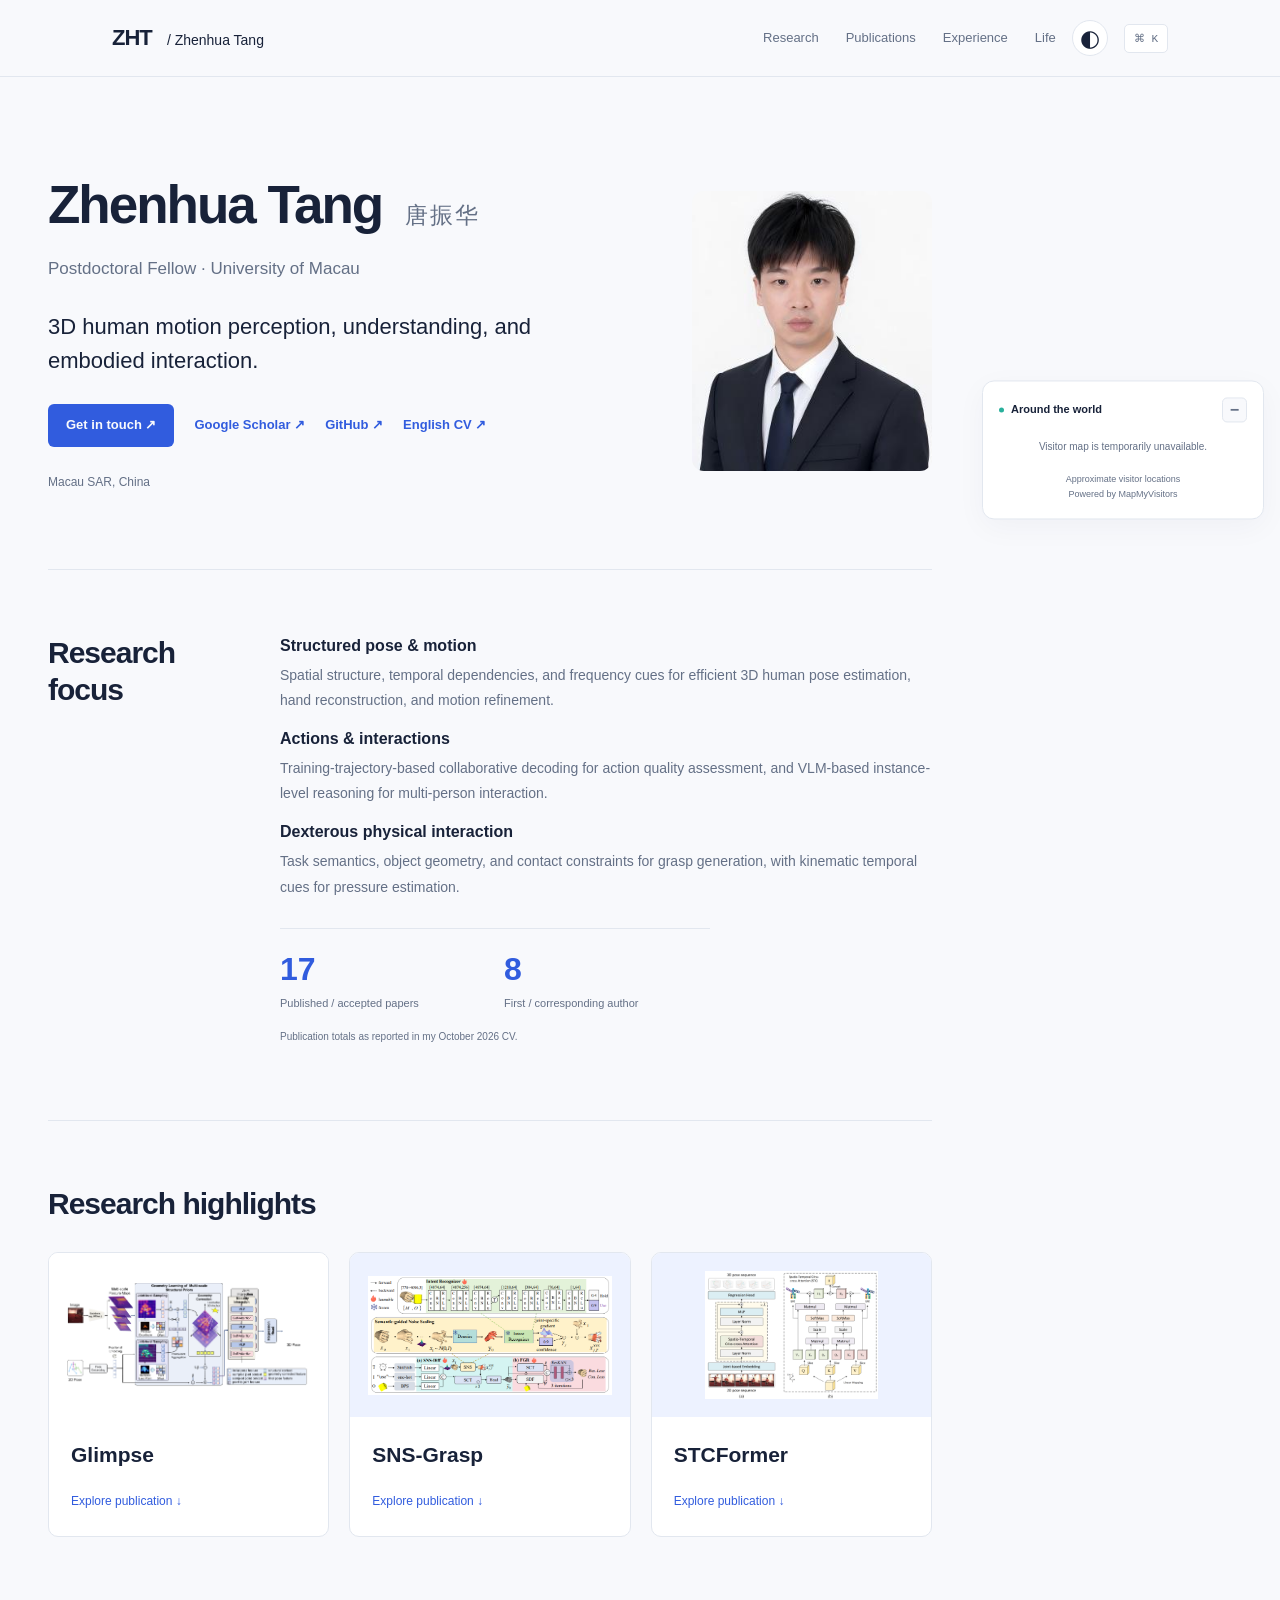
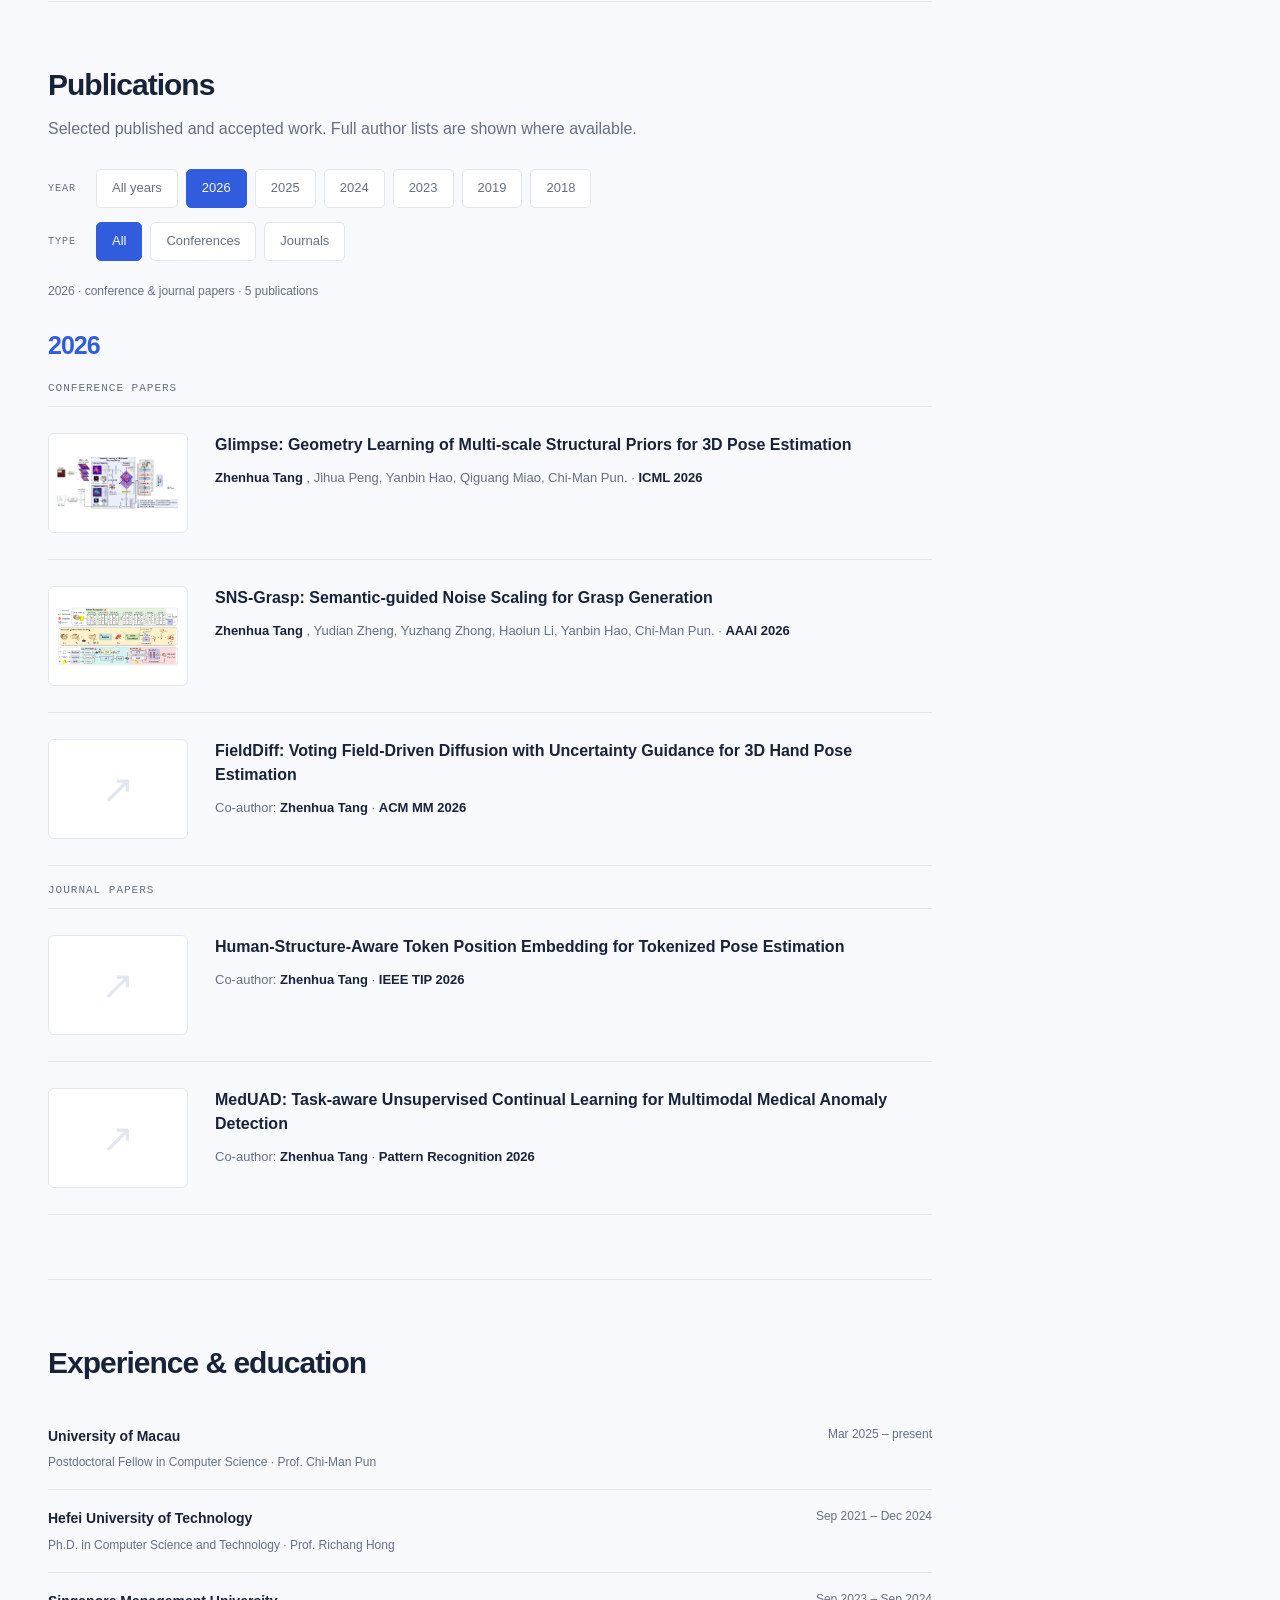
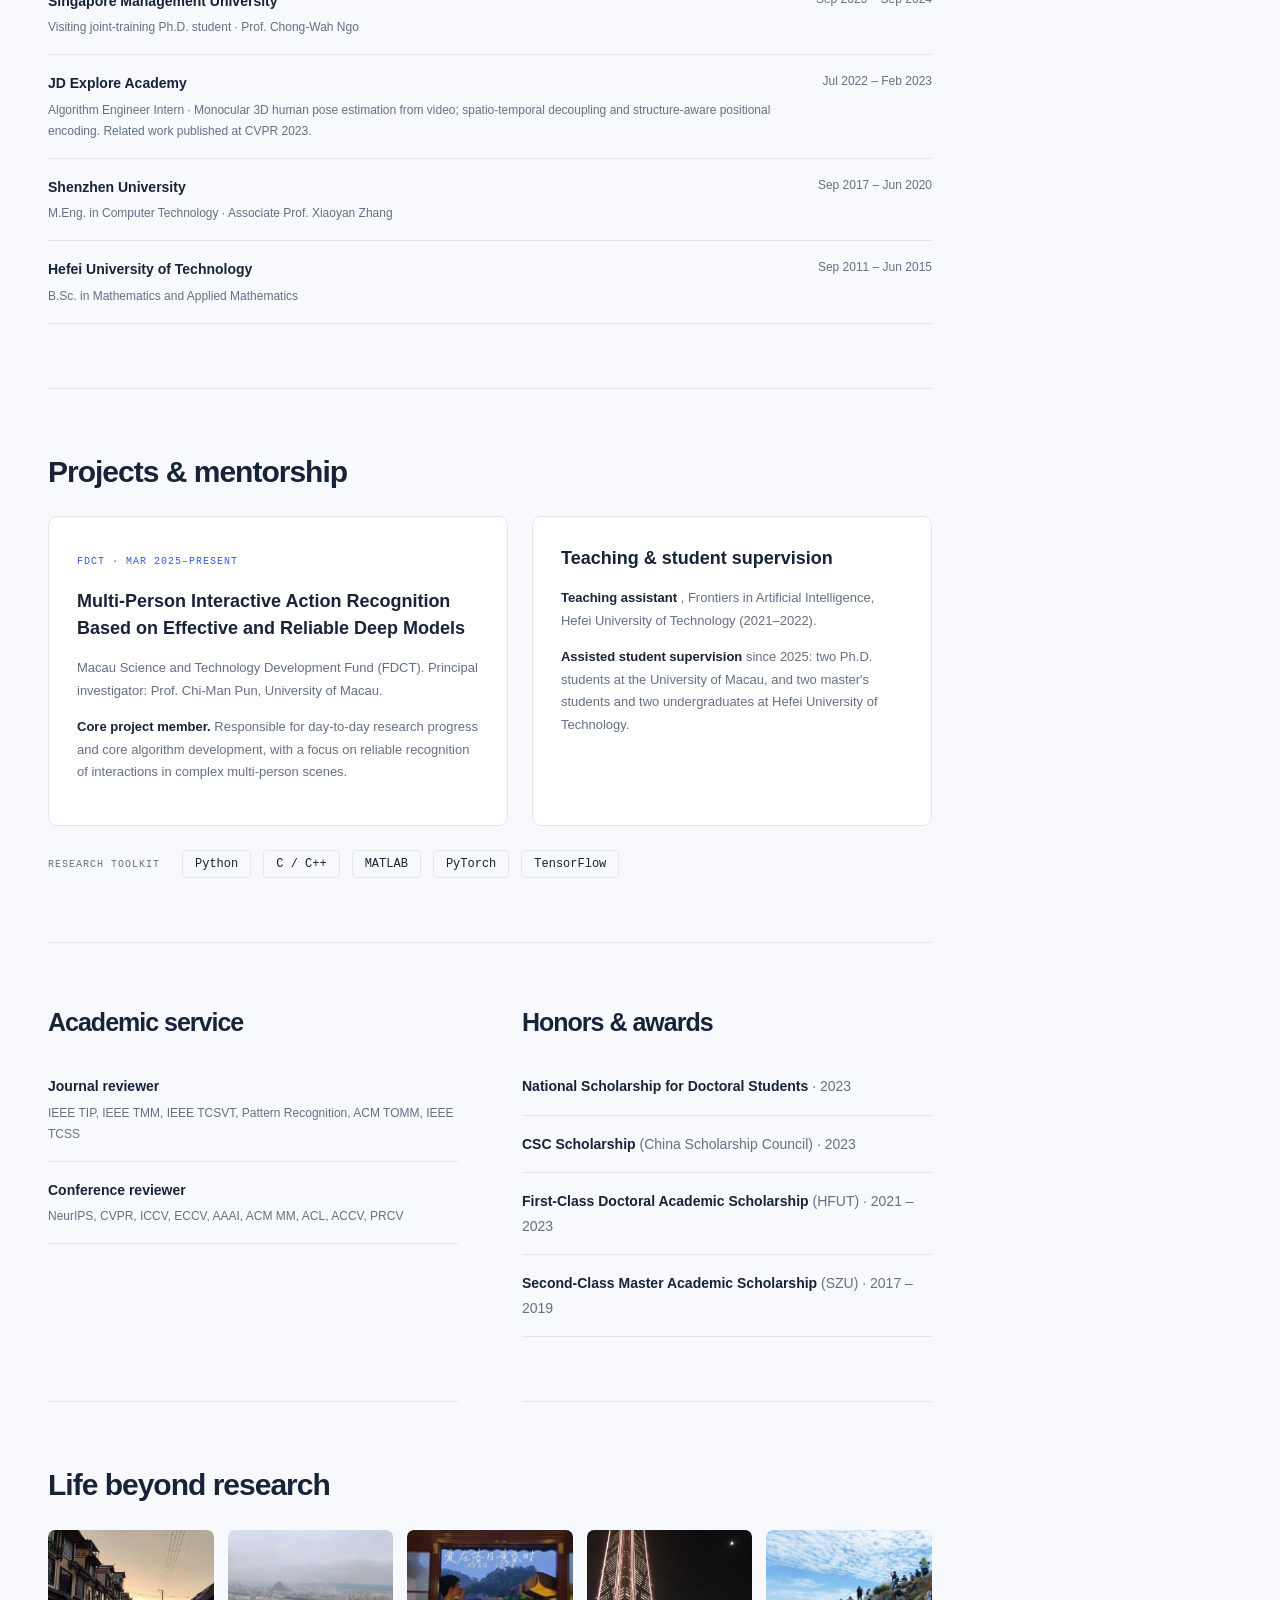
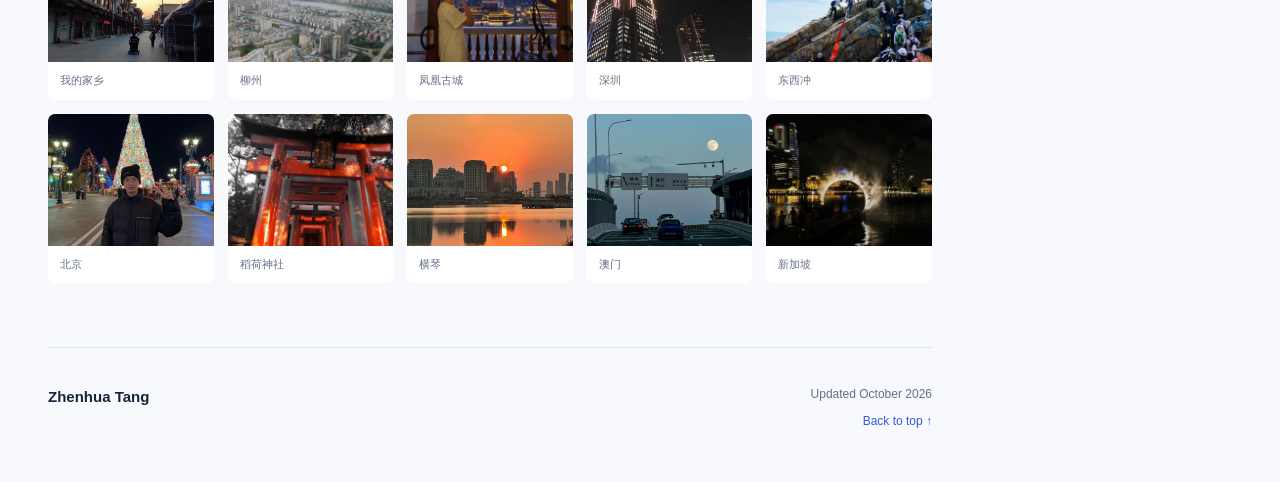
<file: index.html>
<!DOCTYPE html>
<html lang="en">
 <head>
  <meta charset="utf-8"/>
  <meta content="width=device-width,initial-scale=1" name="viewport"/>
  <meta content="Zhenhua Tang, Postdoctoral Fellow at the University of Macau. Research in 3D human pose estimation, motion synthesis and robotic grasp generation." name="description"/>
  <meta content="light dark" name="color-scheme"/>
  <meta content="#f8f9fc" name="theme-color"/>
  <meta content="Zhenhua Tang | 3D Vision &amp; Embodied Intelligence" property="og:title"/>
  <meta content="Research, publications and life beyond the lab." property="og:description"/>
  <meta content="website" property="og:type"/>
  <title>
   Zhenhua Tang · 唐振华 | Research
  </title>
  <link href="data:image/svg+xml,%3Csvg xmlns='http://www.w3.org/2000/svg' viewBox='0 0 80 80'%3E%3Crect width='80' height='80' rx='18' fill='%232f5be7'/%3E%3Ctext x='7' y='51' fill='white' font-size='30'%3EZHT%3C/text%3E%3C/svg%3E" rel="icon"/>
  <link href="site.css?v=20261015e" rel="stylesheet"/>
 </head>
 <body>
  <a class="skip" href="#main">
   Skip to content
  </a>
  <header>
   <nav aria-label="Main navigation">
    <a class="brand" href="#home">
     ZHT
     <span>
      / Zhenhua Tang
     </span>
    </a>
    <div class="nav-links">
     <a href="#research">
      Research
     </a>
     <a href="#publication">
      Publications
     </a>
     <a href="#experience">
      Experience
     </a>
     <a href="#travels">
      Life
     </a>
    </div>
    <button aria-label="Toggle color theme" id="theme" title="Toggle color theme">
     ◐
    </button>
    <button aria-label="Open quick navigation" class="palette-trigger" id="open-palette">
     ⌘ K
    </button>
   </nav>
  </header>
  <main id="main">
   <section class="hero" id="home">
    <div>
     <h1>
      Zhenhua Tang
      <span lang="zh">
       唐振华
      </span>
     </h1>
     <p class="role">
      Postdoctoral Fellow · University of Macau
     </p>
     <p class="hero-description">
      3D human motion perception, understanding, and embodied interaction.
     </p>
     <div class="contact">
      <a class="primary" href="mailto:zhenhuat@foxmail.com">
       Get in touch ↗
      </a>
      <a href="https://scholar.google.com.hk/citations?hl=zh-CN&amp;user=5Iop66sAAAAJ">
       Google Scholar ↗
      </a>
      <a href="https://github.com/zhenhuat">
       GitHub ↗
      </a>
      <a href="cv.html">
       English CV ↗
      </a>
     </div>
     <p class="location">
      Macau SAR, China
     </p>
    </div>
    <div class="portrait">
     <img alt="Portrait of Zhenhua Tang" height="280" src="portrait-2026.jpg" width="240"/>
    </div>
   </section>
   <section class="about" id="about">
    <div class="section-heading">
     <h2>
      Research focus
     </h2>
    </div>
    <div class="bio">
     <div class="research-themes">
      <article>
       <h3>
        Structured pose &amp; motion
       </h3>
       <p>
        Spatial structure, temporal dependencies, and frequency cues for efficient 3D human pose estimation, hand reconstruction, and motion refinement.
       </p>
      </article>
      <article>
       <h3>
        Actions &amp; interactions
       </h3>
       <p>
        Training-trajectory-based collaborative decoding for action quality assessment, and VLM-based instance-level reasoning for multi-person interaction.
       </p>
      </article>
      <article>
       <h3>
        Dexterous physical interaction
       </h3>
       <p>
        Task semantics, object geometry, and contact constraints for grasp generation, with kinematic temporal cues for pressure estimation.
       </p>
      </article>
     </div>
     <div class="research-stats">
      <div>
       <strong>
        17
       </strong>
       <span>
        Published / accepted papers
       </span>
      </div>
      <div>
       <strong>
        8
       </strong>
       <span>
        First / corresponding author
       </span>
      </div>
     </div>
     <p class="stat-note">
      Publication totals as reported in my October 2026 CV.
     </p>
    </div>
   </section>
   <section id="research">
    <div class="section-heading">
     <h2>
      Research highlights
     </h2>
    </div>
    <div class="featured">
     <a class="feature" href="#paper-1">
      <div class="feature-image">
       <img alt="Glimpse framework: geometry learning of multi-scale structural priors" decoding="async" fetchpriority="high" height="1711" loading="eager" src="figs/glimpse-framework-2026.png" width="4001"/>
      </div>
      <div class="feature-copy">
       <h3>
        Glimpse
       </h3>
       <span>
        Explore publication ↓
       </span>
      </div>
     </a>
     <a class="feature" href="#paper-2">
      <div class="feature-image">
       <img alt="SNS-Grasp: Semantic-guided Noise Scaling for Grasp Generation" loading="lazy" src="figs/sns_grasp_framework.png"/>
      </div>
      <div class="feature-copy">
       <h3>
        SNS-Grasp
       </h3>
       <span>
        Explore publication ↓
       </span>
      </div>
     </a>
     <a class="feature" href="#paper-11">
      <div class="feature-image">
       <img alt="3D Human Pose Estimation with Spatio-Temporal Criss-cross Attention" loading="lazy" src="figs/cvpr23_stc.png"/>
      </div>
      <div class="feature-copy">
       <h3>
        STCFormer
       </h3>
       <span>
        Explore publication ↓
       </span>
      </div>
     </a>
    </div>
   </section>
   <section id="publication">
    <div class="section-heading">
     <h2>
      Publications
     </h2>
     <p>
      Selected published and accepted work. Full author lists are shown where available.
     </p>
    </div>
    <div class="tools">
     <div aria-label="Publication year" class="year-controls" role="group">
      <span class="filter-label">
       YEAR
      </span>
      <button aria-pressed="false" data-year-filter="all">
       All years
      </button>
      <button aria-pressed="true" class="selected" data-year-filter="2026">
       2026
      </button>
      <button aria-pressed="false" class="" data-year-filter="2025">
       2025
      </button>
      <button aria-pressed="false" class="" data-year-filter="2024">
       2024
      </button>
      <button aria-pressed="false" class="" data-year-filter="2023">
       2023
      </button>
      <button aria-pressed="false" class="" data-year-filter="2019">
       2019
      </button>
      <button aria-pressed="false" class="" data-year-filter="2018">
       2018
      </button>
     </div>
     <div aria-label="Publication type" class="type-controls" role="group">
      <span class="filter-label">
       TYPE
      </span>
      <button aria-pressed="true" class="selected" data-kind-filter="all">
       All
      </button>
      <button aria-pressed="false" data-kind-filter="conference">
       Conferences
      </button>
      <button aria-pressed="false" data-kind-filter="journal">
       Journals
      </button>
     </div>
    </div>
    <p aria-live="polite" class="result-count" id="results">
    </p>
    <div id="papers">
     <section class="publication-year" data-group-year="2026">
      <h3 class="publication-year-heading">
       2026
      </h3>
      <div class="publication-category" data-group-kind="conference">
       <h4 class="publication-category-heading">
        Conference papers
       </h4>
       <article class="pub-item" data-kind="conference" data-year="2026" id="paper-1">
        <div class="pub-thumb">
         <button aria-label="Enlarge Glimpse framework" class="framework-button">
          <img alt="Glimpse full framework" decoding="async" height="1711" loading="eager" src="figs/glimpse-framework-2026.png" width="4001"/>
         </button>
        </div>
        <div>
         <h3>
          Glimpse: Geometry Learning of Multi-scale Structural Priors for 3D Pose Estimation
         </h3>
         <div class="pub-meta">
          <b>
           Zhenhua Tang
          </b>
          , Jihua Peng, Yanbin Hao, Qiguang Miao, Chi-Man Pun. ·
          <b>
           ICML 2026
          </b>
         </div>
         <div class="pub-links">
         </div>
        </div>
       </article>
       <article class="pub-item" data-kind="conference" data-year="2026" id="paper-2">
        <div class="pub-thumb">
         <img alt="SNS-Grasp: Semantic-guided Noise Scaling for Grasp Generation research overview" loading="lazy" src="figs/sns_grasp_framework.png"/>
        </div>
        <div>
         <h3>
          SNS-Grasp: Semantic-guided Noise Scaling for Grasp Generation
         </h3>
         <div class="pub-meta">
          <b>
           Zhenhua Tang
          </b>
          , Yudian Zheng, Yuzhang Zhong, Haolun Li, Yanbin Hao, Chi-Man Pun. ·
          <b>
           AAAI 2026
          </b>
         </div>
         <div class="pub-links">
         </div>
        </div>
       </article>
       <article class="pub-item" data-kind="conference" data-year="2026" id="paper-3">
        <div class="pub-thumb">
         <span aria-hidden="true" class="paper-mark">
          ↗
         </span>
        </div>
        <div>
         <h3>
          FieldDiff: Voting Field-Driven Diffusion with Uncertainty Guidance for 3D Hand Pose Estimation
         </h3>
         <div class="pub-meta">
          Co-author:
          <b>
           Zhenhua Tang
          </b>
          ·
          <b>
           ACM MM 2026
          </b>
         </div>
        </div>
       </article>
      </div>
      <div class="publication-category" data-group-kind="journal">
       <h4 class="publication-category-heading">
        Journal papers
       </h4>
       <article class="pub-item" data-kind="journal" data-year="2026" id="paper-4">
        <div class="pub-thumb">
         <span aria-hidden="true" class="paper-mark">
          ↗
         </span>
        </div>
        <div>
         <h3>
          Human-Structure-Aware Token Position Embedding for Tokenized Pose Estimation
         </h3>
         <div class="pub-meta">
          Co-author:
          <b>
           Zhenhua Tang
          </b>
          ·
          <b>
           IEEE TIP 2026
          </b>
         </div>
        </div>
       </article>
       <article class="pub-item" data-kind="journal" data-year="2026" id="paper-5">
        <div class="pub-thumb">
         <span aria-hidden="true" class="paper-mark">
          ↗
         </span>
        </div>
        <div>
         <h3>
          MedUAD: Task-aware Unsupervised Continual Learning for Multimodal Medical Anomaly Detection
         </h3>
         <div class="pub-meta">
          Co-author:
          <b>
           Zhenhua Tang
          </b>
          ·
          <b>
           Pattern Recognition 2026
          </b>
         </div>
        </div>
       </article>
      </div>
     </section>
     <section class="publication-year" data-group-year="2025">
      <h3 class="publication-year-heading">
       2025
      </h3>
      <div class="publication-category" data-group-kind="conference">
       <h4 class="publication-category-heading">
        Conference papers
       </h4>
       <article class="pub-item" data-kind="conference" data-year="2025" id="paper-6">
        <div class="pub-thumb">
         <img alt="MotionRefineNet: Fine-Grained Pose Sequence Smoothing and Refinement research overview" loading="lazy" src="figs/motionrefine_framework.png"/>
        </div>
        <div>
         <h3>
          MotionRefineNet: Fine-Grained Pose Sequence Smoothing and Refinement
         </h3>
         <div class="pub-meta">
          Haolun Li, Weihuang Liu, Jiateng Liu, Zhenhua Tang , Chi-Man Pun, Qiguang Miao, Feng Xu, Hao Gao. · ACM MM 2025 CCF-A
         </div>
         <div class="pub-links">
         </div>
        </div>
       </article>
       <article class="pub-item" data-kind="conference" data-year="2025" id="paper-7">
        <div class="pub-thumb">
         <img alt="RAGG: Retrieval-Augmented Grasp Generation Model research overview" loading="lazy" src="figs/ragg_framework.png"/>
        </div>
        <div>
         <h3>
          RAGG: Retrieval-Augmented Grasp Generation Model
         </h3>
         <div class="pub-meta">
          <b>
           Zhenhua Tang
          </b>
          , Bin Zhu, Yanbin Hao, Chong-Wah Ngo, Richang Hong. ·
          <b>
           AAAI 2025
          </b>
         </div>
         <div class="pub-links">
         </div>
        </div>
       </article>
      </div>
      <div class="publication-category" data-group-kind="journal">
       <h4 class="publication-category-heading">
        Journal papers
       </h4>
       <article class="pub-item" data-kind="journal" data-year="2025" id="paper-8">
        <div class="pub-thumb">
         <span aria-hidden="true" class="paper-mark">
          ↗
         </span>
        </div>
        <div>
         <h3>
          Probabilistic Generative Approach for Ambiguity-Aware Parameter Extraction
         </h3>
         <div class="pub-meta">
          Bolun Zeng,
          <b>
           Zhenhua Tang
          </b>
          et al. ·
          <b>
           IEEE TED 2025
          </b>
         </div>
         <div class="pub-links">
         </div>
        </div>
       </article>
      </div>
     </section>
     <section class="publication-year" data-group-year="2024">
      <h3 class="publication-year-heading">
       2024
      </h3>
      <div class="publication-category" data-group-kind="conference">
       <h4 class="publication-category-heading">
        Conference papers
       </h4>
       <article class="pub-item" data-kind="conference" data-year="2024" id="paper-9">
        <div class="pub-thumb">
         <span aria-hidden="true" class="paper-mark">
          ↗
         </span>
        </div>
        <div>
         <h3>
          JPA: A Joint-Part Attention for Mitigating Overfocusing on 3D Human Pose Estimation
         </h3>
         <div class="pub-meta">
          Dengqing Yang,
          <b>
           Zhenhua Tang*
          </b>
          , Jinmeng Wu, Shuo Wang, Lechao Cheng, Yanbin Hao. ·
          <b>
           PRCV 2024
          </b>
          <span>
           (*corresponding)
          </span>
         </div>
         <div class="pub-links">
         </div>
        </div>
       </article>
       <article class="pub-item" data-kind="conference" data-year="2024" id="paper-10">
        <div class="pub-thumb">
         <span aria-hidden="true" class="paper-mark">
          ↗
         </span>
        </div>
        <div>
         <h3>
          Space-View Decoupled 3D Gaussians for Novel-View Synthesis of Mirror Reflections
         </h3>
         <div class="pub-meta">
          Zhenwu Wang, Zhuopeng Li,
          <b>
           Zhenhua Tang
          </b>
          , Yanbin Hao, Huasen He. ·
          <b>
           PRICAI 2024
          </b>
         </div>
         <div class="pub-links">
         </div>
        </div>
       </article>
      </div>
     </section>
     <section class="publication-year" data-group-year="2023">
      <h3 class="publication-year-heading">
       2023
      </h3>
      <div class="publication-category" data-group-kind="conference">
       <h4 class="publication-category-heading">
        Conference papers
       </h4>
       <article class="pub-item" data-kind="conference" data-year="2023" id="paper-11">
        <div class="pub-thumb">
         <img alt="3D Human Pose Estimation with Spatio-Temporal Criss-cross Attention research overview" loading="lazy" src="figs/cvpr23_stc.png"/>
        </div>
        <div>
         <h3>
          3D Human Pose Estimation with Spatio-Temporal Criss-cross Attention
         </h3>
         <div class="pub-meta">
          <b>
           Zhenhua Tang
          </b>
          , Zhaofan Qiu, Yanbin Hao, Richang Hong, Yaoting. ·
          <b>
           CVPR 2023
          </b>
         </div>
         <div class="pub-links">
          <a href="https://openaccess.thecvf.com/content/CVPR2023/papers/Tang_3D_Human_Pose_Estimation_With_Spatio-Temporal_Criss-Cross_Attention_CVPR_2023_paper.pdf">
           PDF ↗
          </a>
          <a href="https://github.com/zhenhuat/STCFormer">
           Code ↗
          </a>
         </div>
        </div>
       </article>
       <article class="pub-item" data-kind="conference" data-year="2023" id="paper-12">
        <div class="pub-thumb">
         <span aria-hidden="true" class="paper-mark">
          ↗
         </span>
        </div>
        <div>
         <h3>
          RepEPnP: Weakly Supervised 3D Human Pose Estimation with EPnP Algorithm
         </h3>
         <div class="pub-meta">
          Huaijing Lai,
          <b>
           Zhenhua Tang
          </b>
          , Xiaoyan Zhang. ·
          <b>
           IJCNN 2023
          </b>
         </div>
         <div class="pub-links">
         </div>
        </div>
       </article>
      </div>
      <div class="publication-category" data-group-kind="journal">
       <h4 class="publication-category-heading">
        Journal papers
       </h4>
       <article class="pub-item" data-kind="journal" data-year="2023" id="paper-13">
        <div class="pub-thumb">
         <span aria-hidden="true" class="paper-mark">
          ↗
         </span>
        </div>
        <div>
         <h3>
          MLP-JCG: Multi-Layer Perceptron with Joint-Coordinate Gating for Efficient 3D Human Pose Estimation
         </h3>
         <div class="pub-meta">
          <b>
           Zhenhua Tang
          </b>
          , Jia Li, Yanbin Hao, Richang Hong. ·
          <b>
           IEEE TMM 2023
          </b>
         </div>
         <div class="pub-links">
          <a href="https://ieeexplore.ieee.org/document/10029937">
           PDF ↗
          </a>
         </div>
        </div>
       </article>
       <article class="pub-item" data-kind="journal" data-year="2023" id="paper-14">
        <div class="pub-thumb">
         <span aria-hidden="true" class="paper-mark">
          ↗
         </span>
        </div>
        <div>
         <h3>
          FTCM: Frequency-Temporal Collaborative Module for Efficient 3D Human Pose Estimation in Video
         </h3>
         <div class="pub-meta">
          <b>
           Zhenhua Tang
          </b>
          , Yanbin Hao, Jia Li, Richang Hong. ·
          <b>
           IEEE TCSVT 2023
          </b>
         </div>
         <div class="pub-links">
         </div>
        </div>
       </article>
      </div>
     </section>
     <section class="publication-year" data-group-year="2019">
      <h3 class="publication-year-heading">
       2019
      </h3>
      <div class="publication-category" data-group-kind="conference">
       <h4 class="publication-category-heading">
        Conference papers
       </h4>
       <article class="pub-item" data-kind="conference" data-year="2019" id="paper-15">
        <div class="pub-thumb">
         <span aria-hidden="true" class="paper-mark">
          ↗
         </span>
        </div>
        <div>
         <h3>
          An Articulated Structure-Aware Network for 3D Human Pose Estimation
         </h3>
         <div class="pub-meta">
          <b>
           Zhenhua Tang
          </b>
          , Xiaoyan Zhang, Junhui Hou. ·
          <b>
           ACML 2019
          </b>
         </div>
         <div class="pub-links">
          <a href="http://proceedings.mlr.press/v101/tang19a.html">
           PDF ↗
          </a>
         </div>
        </div>
       </article>
      </div>
      <div class="publication-category" data-group-kind="journal">
       <h4 class="publication-category-heading">
        Journal papers
       </h4>
       <article class="pub-item" data-kind="journal" data-year="2019" id="paper-16">
        <div class="pub-thumb">
         <span aria-hidden="true" class="paper-mark">
          ↗
         </span>
        </div>
        <div>
         <h3>
          3D human pose estimation via human structure-aware fully connected network
         </h3>
         <div class="pub-meta">
          Xiaoyan Zhang,
          <b>
           Zhenhua Tang
          </b>
          , Junhui Hou, Yanbin Hao. ·
          <b>
           PRL 2019
          </b>
         </div>
         <div class="pub-links">
          <a href="https://www.sciencedirect.com/science/article/pii/S016786551830432X">
           PDF ↗
          </a>
         </div>
        </div>
       </article>
      </div>
     </section>
     <section class="publication-year" data-group-year="2018">
      <h3 class="publication-year-heading">
       2018
      </h3>
      <div class="publication-category" data-group-kind="journal">
       <h4 class="publication-category-heading">
        Journal papers
       </h4>
       <article class="pub-item" data-kind="journal" data-year="2018" id="paper-17">
        <div class="pub-thumb">
         <span aria-hidden="true" class="paper-mark">
          ↗
         </span>
        </div>
        <div>
         <h3>
          Pose-Based Composition Improvement for Portrait Photographs
         </h3>
         <div class="pub-meta">
          Xiaoyan Zhang, Zhuopeng Li, M Constable, K-L Chan,
          <b>
           Zhenhua Tang
          </b>
          , Yanggao Tang. ·
          <b>
           IEEE TCSVT 2018
          </b>
         </div>
         <div class="pub-links">
          <a href="https://ieeexplore.ieee.org/document/8319951">
           PDF ↗
          </a>
         </div>
        </div>
       </article>
      </div>
     </section>
    </div>
    <p hidden="" id="empty">
     No publications in this category for the selected year.
    </p>
   </section>
   <section id="experience">
    <div class="section-heading">
     <h2>
      Experience &amp; education
     </h2>
    </div>
    <ul class="clean-list timeline">
     <li>
      <strong>
       University of Macau
      </strong>
      <time>
       Mar 2025 – present
      </time>
      <span>
       Postdoctoral Fellow in Computer Science · Prof. Chi-Man Pun
      </span>
     </li>
     <li>
      <strong>
       Hefei University of Technology
      </strong>
      <time>
       Sep 2021 – Dec 2024
      </time>
      <span>
       Ph.D. in Computer Science and Technology · Prof. Richang Hong
      </span>
     </li>
     <li>
      <strong>
       Singapore Management University
      </strong>
      <time>
       Sep 2023 – Sep 2024
      </time>
      <span>
       Visiting joint-training Ph.D. student · Prof. Chong-Wah Ngo
      </span>
     </li>
     <li>
      <strong>
       JD Explore Academy
      </strong>
      <time>
       Jul 2022 – Feb 2023
      </time>
      <span>
       Algorithm Engineer Intern · Monocular 3D human pose estimation from video; spatio-temporal decoupling and structure-aware positional encoding. Related work published at CVPR 2023.
      </span>
     </li>
     <li>
      <strong>
       Shenzhen University
      </strong>
      <time>
       Sep 2017 – Jun 2020
      </time>
      <span>
       M.Eng. in Computer Technology · Associate Prof. Xiaoyan Zhang
      </span>
     </li>
     <li>
      <strong>
       Hefei University of Technology
      </strong>
      <time>
       Sep 2011 – Jun 2015
      </time>
      <span>
       B.Sc. in Mathematics and Applied Mathematics
      </span>
     </li>
    </ul>
   </section>
   <section id="projects">
    <div class="section-heading">
     <h2>
      Projects &amp; mentorship
     </h2>
    </div>
    <div class="project-grid">
     <article class="project-card">
      <span class="project-label">
       FDCT · MAR 2025–PRESENT
      </span>
      <h3>
       Multi-Person Interactive Action Recognition Based on Effective and Reliable Deep Models
      </h3>
      <p>
       Macau Science and Technology Development Fund (FDCT). Principal investigator: Prof. Chi-Man Pun, University of Macau.
      </p>
      <p>
       <strong>
        Core project member.
       </strong>
       Responsible for day-to-day research progress and core algorithm development, with a focus on reliable recognition of interactions in complex multi-person scenes.
      </p>
     </article>
     <article class="project-card">
      <h3>
       Teaching &amp; student supervision
      </h3>
      <p>
       <strong>
        Teaching assistant
       </strong>
       , Frontiers in Artificial Intelligence, Hefei University of Technology (2021–2022).
      </p>
      <p>
       <strong>
        Assisted student supervision
       </strong>
       since 2025: two Ph.D. students at the University of Macau, and two master's students and two undergraduates at Hefei University of Technology.
      </p>
     </article>
    </div>
    <div class="stack">
     <span>
      RESEARCH TOOLKIT
     </span>
     <b>
      Python
     </b>
     <b>
      C / C++
     </b>
     <b>
      MATLAB
     </b>
     <b>
      PyTorch
     </b>
     <b>
      TensorFlow
     </b>
    </div>
   </section>
   <div class="details-grid">
    <section id="service">
     <h2>
      Academic service
     </h2>
     <ul class="clean-list">
      <li>
       <strong>
        Journal reviewer
       </strong>
       <span>
        IEEE TIP, IEEE TMM, IEEE TCSVT, Pattern Recognition, ACM TOMM, IEEE TCSS
       </span>
      </li>
      <li>
       <strong>
        Conference reviewer
       </strong>
       <span>
        NeurIPS, CVPR, ICCV, ECCV, AAAI, ACM MM, ACL, ACCV, PRCV
       </span>
      </li>
     </ul>
    </section>
    <section id="awards">
     <h2>
      Honors &amp; awards
     </h2>
     <ul class="clean-list">
      <li>
       <strong>
        National Scholarship for Doctoral Students
       </strong>
       · 2023
      </li>
      <li>
       <strong>
        CSC Scholarship
       </strong>
       (China Scholarship Council) · 2023
      </li>
      <li>
       <strong>
        First-Class Doctoral Academic Scholarship
       </strong>
       (HFUT) · 2021 – 2023
      </li>
      <li>
       <strong>
        Second-Class Master Academic Scholarship
       </strong>
       (SZU) · 2017 – 2019
      </li>
     </ul>
    </section>
   </div>
   <section id="travels">
    <div class="section-heading">
     <h2>
      Life beyond research
     </h2>
    </div>
    <div class="gallery">
     <button aria-label="View photo: 我的家乡" class="photo">
      <img alt="我的家乡" loading="lazy" src="guling.jpg"/>
      <span>
       我的家乡
      </span>
     </button>
     <button aria-label="View photo: 柳州" class="photo">
      <img alt="柳州" loading="lazy" src="liuzhou.jpg"/>
      <span>
       柳州
      </span>
     </button>
     <button aria-label="View photo: 凤凰古城" class="photo">
      <img alt="凤凰古城" loading="lazy" src="fenghuang.jpg"/>
      <span>
       凤凰古城
      </span>
     </button>
     <button aria-label="View photo: 深圳" class="photo">
      <img alt="深圳" loading="lazy" src="shenzhen.jpg"/>
      <span>
       深圳
      </span>
     </button>
     <button aria-label="View photo: 东西冲" class="photo">
      <img alt="东西冲" loading="lazy" src="xichong.jpg"/>
      <span>
       东西冲
      </span>
     </button>
     <button aria-label="View photo: 北京" class="photo">
      <img alt="北京" loading="lazy" src="beijing.jpg"/>
      <span>
       北京
      </span>
     </button>
     <button aria-label="View photo: 稻荷神社" class="photo">
      <img alt="稻荷神社" loading="lazy" src="daban.jpg"/>
      <span>
       稻荷神社
      </span>
     </button>
     <button aria-label="View photo: 横琴" class="photo">
      <img alt="横琴" loading="lazy" src="hengqin.jpg"/>
      <span>
       横琴
      </span>
     </button>
     <button aria-label="View photo: 澳门" class="photo">
      <img alt="澳门" loading="lazy" src="aomen.jpg"/>
      <span>
       澳门
      </span>
     </button>
     <button aria-label="View photo: 新加坡" class="photo">
      <img alt="新加坡" loading="lazy" src="xinjiapo.jpg"/>
      <span>
       新加坡
      </span>
     </button>
    </div>
   </section>
   <section aria-label="Visitor map" class="visitor-card" hidden="" id="visitors">
    <div class="visitor-card-heading">
     <span>
      <span aria-hidden="true" class="visitor-dot">
      </span>
      Around the world
     </span>
     <button aria-controls="visitor-body" aria-expanded="true" aria-label="Collapse visitor map" id="toggle-visitors">
      −
     </button>
    </div>
    <div id="visitor-body">
     <div id="visitor-widget">
     </div>
     <p id="visitor-status" role="status">
      Loading visitor map &amp; statistics…
     </p>
     <a id="visitor-link" rel="noopener noreferrer" target="_blank">
      <img alt="World map of approximate visitor locations" id="visitor-map"/>
     </a>
     <a hidden="" id="visitor-details" rel="noopener noreferrer" target="_blank">
      View visitor locations &amp; statistics ↗
     </a>
     <p class="visitor-note">
      Approximate visitor locations
      <br/>
      Powered by MapMyVisitors
     </p>
    </div>
   </section>
   <footer>
    <div>
     <strong>
      Zhenhua Tang
     </strong>
    </div>
    <div>
     <span>
      Updated October 2026
     </span>
     <a href="#home">
      Back to top ↑
     </a>
    </div>
   </footer>
  </main>
  <dialog id="lightbox">
   <button aria-label="Close photo" class="close">
    ×
   </button>
   <img alt=""/>
   <p>
   </p>
  </dialog>
  <script defer="" src="site-config.js?v=20261015e">
  </script>
  <script defer="" src="site.js?v=20261015e">
  </script>
  <dialog id="command-palette">
   <div class="palette-head">
    <label for="command-search">
     Quick navigation
    </label>
    <button aria-label="Close quick navigation" id="close-palette">
     Esc
    </button>
   </div>
   <input autocomplete="off" id="command-search" placeholder="Jump to a section…" type="search"/>
   <div id="command-options">
    <a href="#research">
     Research highlights
    </a>
    <a href="#publication">
     Publications
    </a>
    <a href="#experience">
     Experience &amp; education
    </a>
    <a href="#projects">
     Projects &amp; mentorship
    </a>
    <a href="cv.html">
     English curriculum vitae
    </a>
    <a href="#travels">
     Life beyond research
    </a>
   </div>
   <p hidden="" id="command-empty">
    No matching sections.
   </p>
   <p class="palette-hint">
    Ctrl / ⌘ K to open · Tab to select · Esc to close
   </p>
  </dialog>
 </body>
</html>
</file>
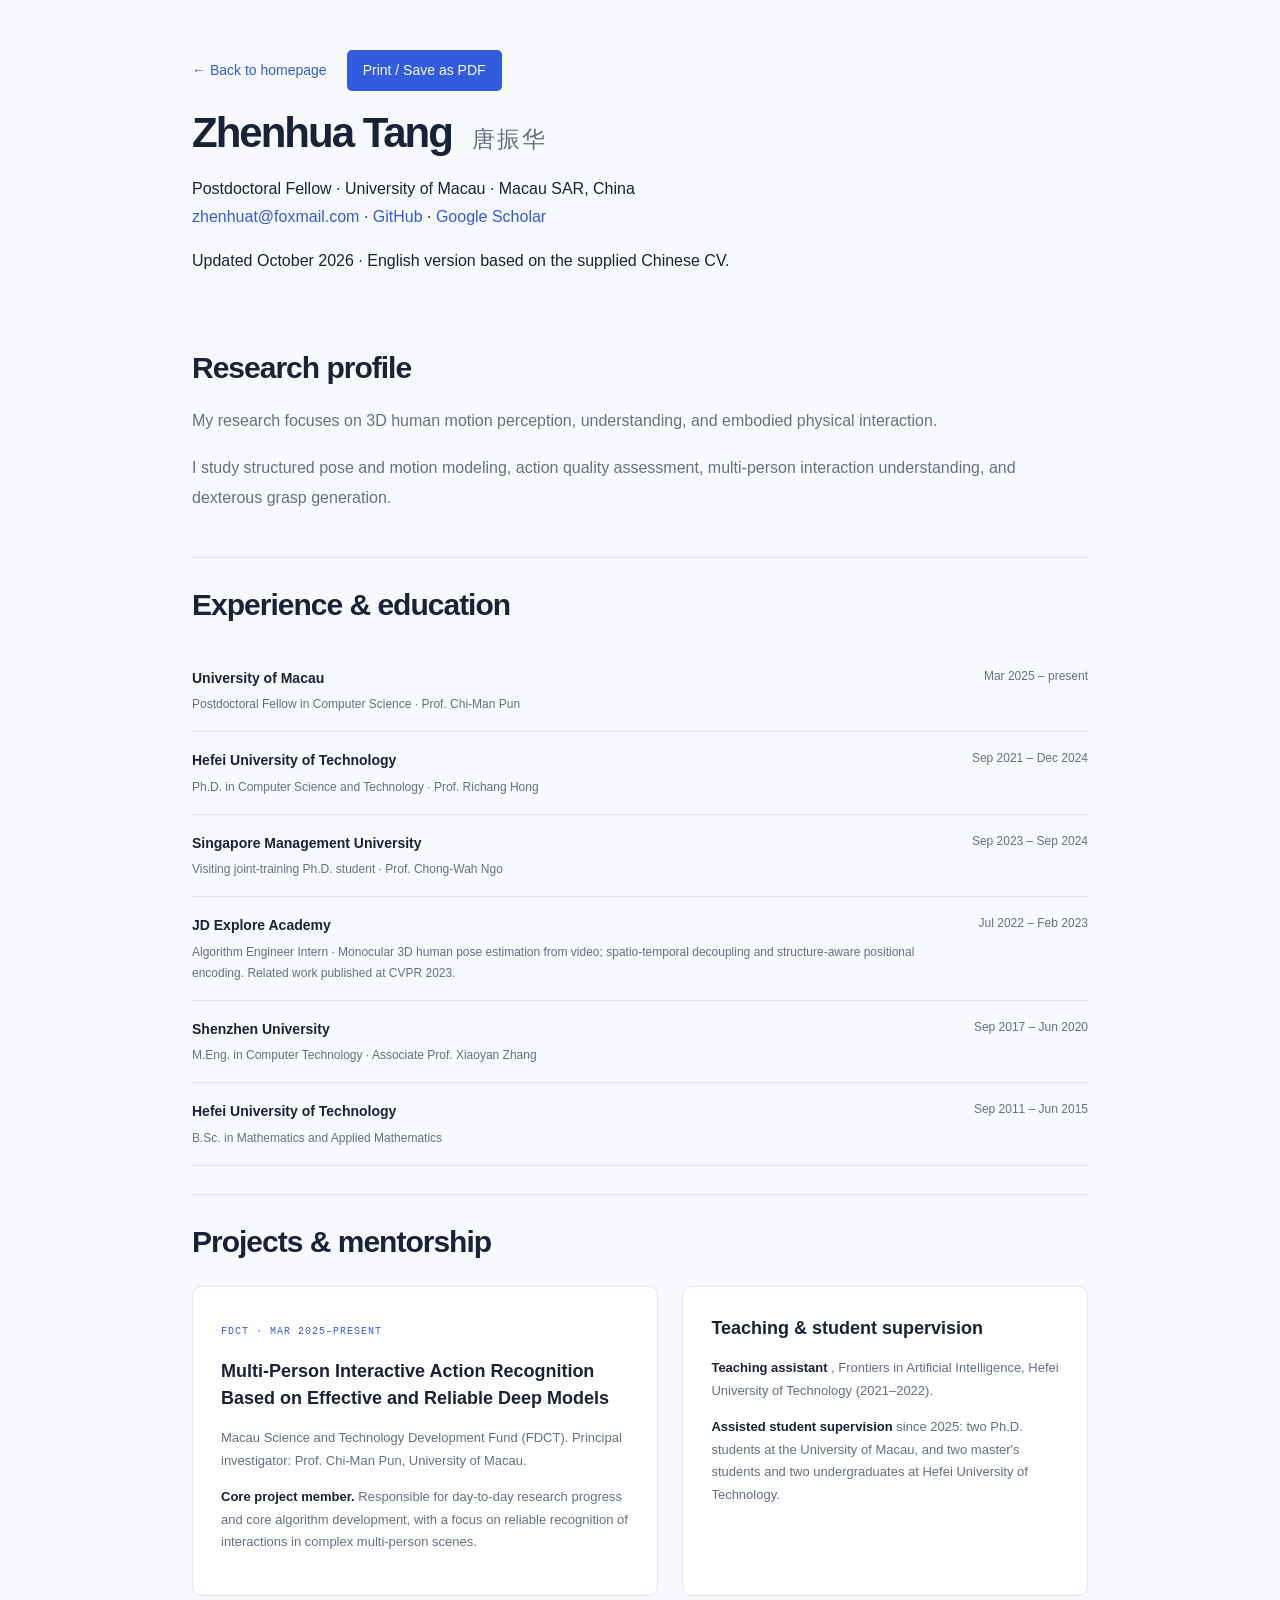
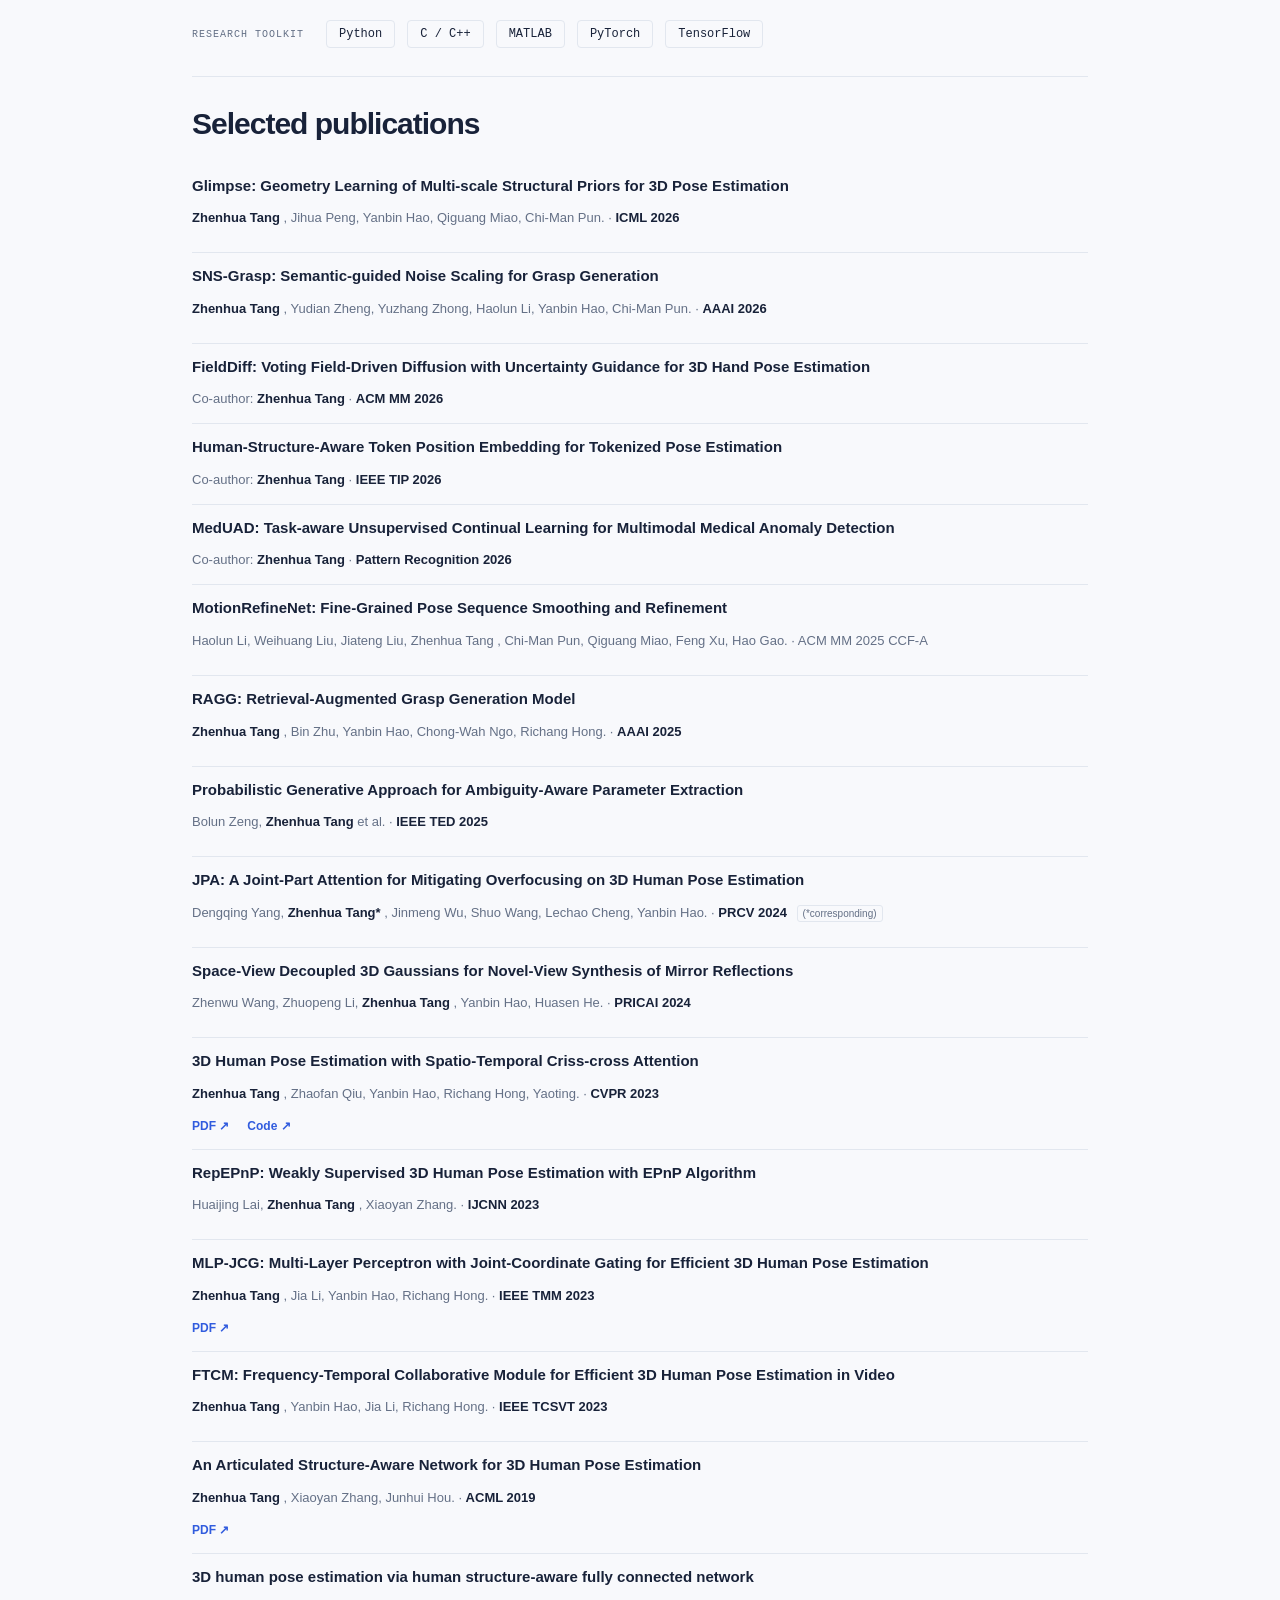
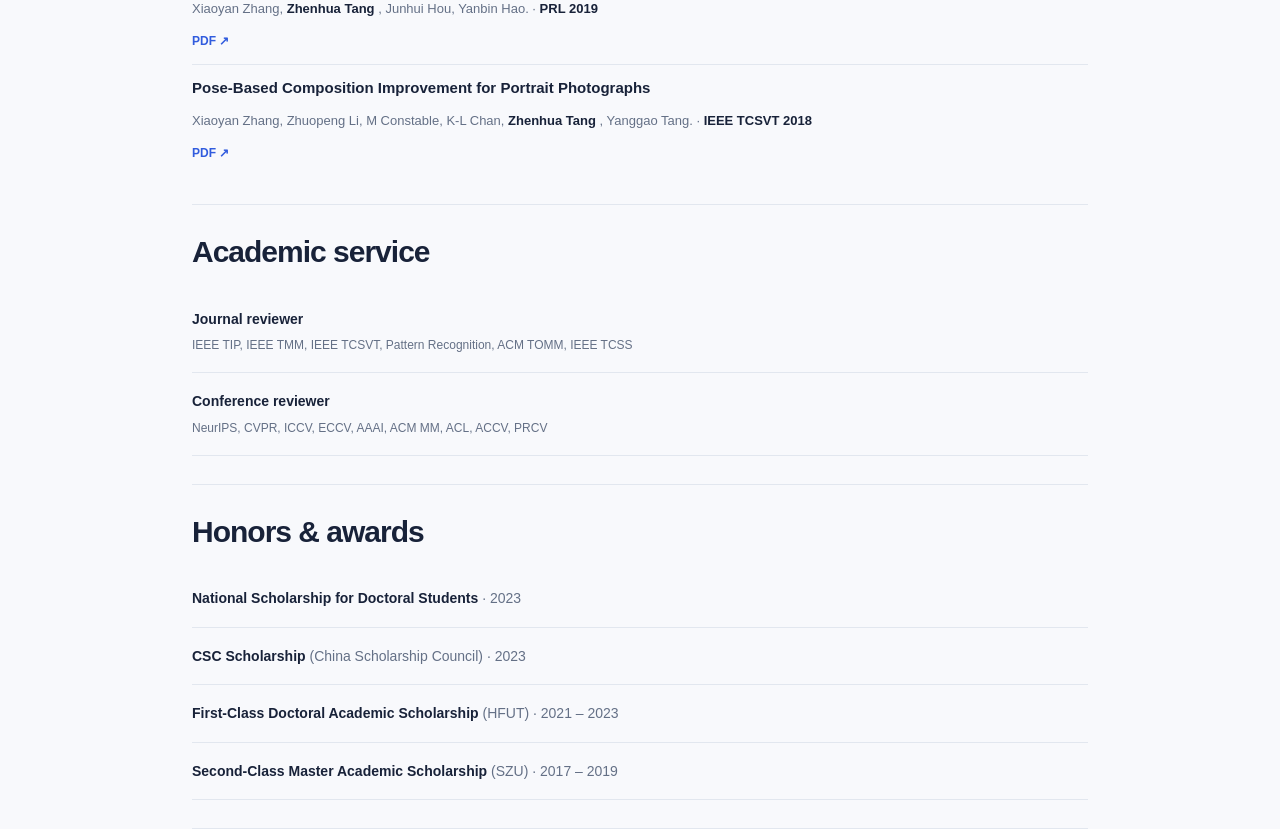
<file: cv.html>
<!DOCTYPE html>
<html lang="en">
 <head>
  <meta charset="utf-8"/>
  <meta content="width=device-width,initial-scale=1" name="viewport"/>
  <meta content="English curriculum vitae of Zhenhua Tang, University of Macau." name="description"/>
  <title>
   Zhenhua Tang | English CV
  </title>
  <link href="site.css" rel="stylesheet"/>
  <style>
   main{max-width:960px}.cv-header{padding:50px 0 30px}.cv-header h1{font-size:42px}section{padding:28px 0}.pub-item{display:block;padding:12px 0;break-inside:avoid}.pub-thumb,.research-stats,.stat-note{display:none}.pub-item h3{font-size:15px}.cv-actions{display:flex;gap:20px;align-items:center;font-size:14px}.cv-actions button{padding:8px 16px;background:var(--accent);color:var(--bg);border:0;border-radius:5px}.bio{max-width:none}@media print{:root{color-scheme:light;--bg:#fff;--text:#172034;--muted:#475569;--line:#ddd;--accent:#244bb3}body{font-size:10pt}main{padding:0;max-width:none}.cv-actions,.eyebrow,.ongoing,.project-label{display:none}.cv-header{padding:0 0 12px}.cv-header h1{font-size:27pt}h2{font-size:16pt;margin-bottom:12px}h3{break-after:avoid}section{padding:18px 0}.project-grid{display:block}.project-card{padding:0;border:0;break-inside:avoid}.pub-meta{font-size:9pt}.clean-list li{font-size:10pt;padding:8px 0}.pub-links{font-size:9pt}@page{size:A4;margin:16mm}}
  </style>
 </head>
 <body>
  <main>
   <div class="cv-header">
    <div class="cv-actions">
     <a href="index.html">
      ← Back to homepage
     </a>
     <button id="print-cv">
      Print / Save as PDF
     </button>
    </div>
    <h1>
     Zhenhua Tang
     <span lang="zh">
      唐振华
     </span>
    </h1>
    <p>
     Postdoctoral Fellow · University of Macau · Macau SAR, China
     <br/>
     <a href="mailto:zhenhuat@foxmail.com">
      zhenhuat@foxmail.com
     </a>
     ·
     <a href="https://github.com/zhenhuat">
      GitHub
     </a>
     ·
     <a href="https://scholar.google.com.hk/citations?hl=zh-CN&amp;user=5Iop66sAAAAJ">
      Google Scholar
     </a>
    </p>
    <p>
     Updated October 2026 · English version based on the supplied Chinese CV.
    </p>
   </div>
   <section>
    <h2>
     Research profile
    </h2>
    <div class="bio">
     <p>
      My research focuses on 3D human motion perception, understanding, and embodied physical interaction.
     </p>
     <p>
      I study structured pose and motion modeling, action quality assessment, multi-person interaction understanding, and dexterous grasp generation.
     </p>
    </div>
   </section>
   <section id="experience">
    <div class="section-heading">
     <h2>
      Experience &amp; education
     </h2>
    </div>
    <ul class="clean-list timeline">
     <li>
      <strong>
       University of Macau
      </strong>
      <time>
       Mar 2025 – present
      </time>
      <span>
       Postdoctoral Fellow in Computer Science · Prof. Chi-Man Pun
      </span>
     </li>
     <li>
      <strong>
       Hefei University of Technology
      </strong>
      <time>
       Sep 2021 – Dec 2024
      </time>
      <span>
       Ph.D. in Computer Science and Technology · Prof. Richang Hong
      </span>
     </li>
     <li>
      <strong>
       Singapore Management University
      </strong>
      <time>
       Sep 2023 – Sep 2024
      </time>
      <span>
       Visiting joint-training Ph.D. student · Prof. Chong-Wah Ngo
      </span>
     </li>
     <li>
      <strong>
       JD Explore Academy
      </strong>
      <time>
       Jul 2022 – Feb 2023
      </time>
      <span>
       Algorithm Engineer Intern · Monocular 3D human pose estimation from video; spatio-temporal decoupling and structure-aware positional encoding. Related work published at CVPR 2023.
      </span>
     </li>
     <li>
      <strong>
       Shenzhen University
      </strong>
      <time>
       Sep 2017 – Jun 2020
      </time>
      <span>
       M.Eng. in Computer Technology · Associate Prof. Xiaoyan Zhang
      </span>
     </li>
     <li>
      <strong>
       Hefei University of Technology
      </strong>
      <time>
       Sep 2011 – Jun 2015
      </time>
      <span>
       B.Sc. in Mathematics and Applied Mathematics
      </span>
     </li>
    </ul>
   </section>
   <section id="projects">
    <div class="section-heading">
     <h2>
      Projects &amp; mentorship
     </h2>
    </div>
    <div class="project-grid">
     <article class="project-card">
      <span class="project-label">
       FDCT · MAR 2025–PRESENT
      </span>
      <h3>
       Multi-Person Interactive Action Recognition Based on Effective and Reliable Deep Models
      </h3>
      <p>
       Macau Science and Technology Development Fund (FDCT). Principal investigator: Prof. Chi-Man Pun, University of Macau.
      </p>
      <p>
       <strong>
        Core project member.
       </strong>
       Responsible for day-to-day research progress and core algorithm development, with a focus on reliable recognition of interactions in complex multi-person scenes.
      </p>
     </article>
     <article class="project-card">
      <h3>
       Teaching &amp; student supervision
      </h3>
      <p>
       <strong>
        Teaching assistant
       </strong>
       , Frontiers in Artificial Intelligence, Hefei University of Technology (2021–2022).
      </p>
      <p>
       <strong>
        Assisted student supervision
       </strong>
       since 2025: two Ph.D. students at the University of Macau, and two master's students and two undergraduates at Hefei University of Technology.
      </p>
     </article>
    </div>
    <div class="stack">
     <span>
      RESEARCH TOOLKIT
     </span>
     <b>
      Python
     </b>
     <b>
      C / C++
     </b>
     <b>
      MATLAB
     </b>
     <b>
      PyTorch
     </b>
     <b>
      TensorFlow
     </b>
    </div>
   </section>
   <section>
    <h2>
     Selected publications
    </h2>
    <div id="papers">
     <article class="pub-item" data-kind="conference" data-year="2026" id="paper-1">
      <div class="pub-thumb">
       <button aria-label="Enlarge Glimpse framework" class="framework-button">
        <img alt="Glimpse full framework" loading="lazy" src="figs/glimpse-framework-2026.png"/>
       </button>
      </div>
      <div>
       <h3>
        Glimpse: Geometry Learning of Multi-scale Structural Priors for 3D Pose Estimation
       </h3>
       <div class="pub-meta">
        <b>
         Zhenhua Tang
        </b>
        , Jihua Peng, Yanbin Hao, Qiguang Miao, Chi-Man Pun. ·
        <b>
         ICML 2026
        </b>
       </div>
       <div class="pub-links">
       </div>
      </div>
     </article>
     <article class="pub-item" data-kind="conference" data-year="2026" id="paper-2">
      <div class="pub-thumb">
       <img alt="SNS-Grasp: Semantic-guided Noise Scaling for Grasp Generation research overview" loading="lazy" src="figs/sns_grasp_framework.png"/>
      </div>
      <div>
       <h3>
        SNS-Grasp: Semantic-guided Noise Scaling for Grasp Generation
       </h3>
       <div class="pub-meta">
        <b>
         Zhenhua Tang
        </b>
        , Yudian Zheng, Yuzhang Zhong, Haolun Li, Yanbin Hao, Chi-Man Pun. ·
        <b>
         AAAI 2026
        </b>
       </div>
       <div class="pub-links">
       </div>
      </div>
     </article>
     <article class="pub-item" data-kind="conference" data-year="2026" id="paper-3">
      <div class="pub-thumb">
       <span aria-hidden="true" class="paper-mark">
        ↗
       </span>
      </div>
      <div>
       <h3>
        FieldDiff: Voting Field-Driven Diffusion with Uncertainty Guidance for 3D Hand Pose Estimation
       </h3>
       <div class="pub-meta">
        Co-author:
        <b>
         Zhenhua Tang
        </b>
        ·
        <b>
         ACM MM 2026
        </b>
       </div>
      </div>
     </article>
     <article class="pub-item" data-kind="journal" data-year="2026" id="paper-4">
      <div class="pub-thumb">
       <span aria-hidden="true" class="paper-mark">
        ↗
       </span>
      </div>
      <div>
       <h3>
        Human-Structure-Aware Token Position Embedding for Tokenized Pose Estimation
       </h3>
       <div class="pub-meta">
        Co-author:
        <b>
         Zhenhua Tang
        </b>
        ·
        <b>
         IEEE TIP 2026
        </b>
       </div>
      </div>
     </article>
     <article class="pub-item" data-kind="journal" data-year="2026" id="paper-5">
      <div class="pub-thumb">
       <span aria-hidden="true" class="paper-mark">
        ↗
       </span>
      </div>
      <div>
       <h3>
        MedUAD: Task-aware Unsupervised Continual Learning for Multimodal Medical Anomaly Detection
       </h3>
       <div class="pub-meta">
        Co-author:
        <b>
         Zhenhua Tang
        </b>
        ·
        <b>
         Pattern Recognition 2026
        </b>
       </div>
      </div>
     </article>
     <article class="pub-item" data-kind="conference" data-year="2025" id="paper-6">
      <div class="pub-thumb">
       <img alt="MotionRefineNet: Fine-Grained Pose Sequence Smoothing and Refinement research overview" loading="lazy" src="figs/motionrefine_framework.png"/>
      </div>
      <div>
       <h3>
        MotionRefineNet: Fine-Grained Pose Sequence Smoothing and Refinement
       </h3>
       <div class="pub-meta">
        Haolun Li, Weihuang Liu, Jiateng Liu, Zhenhua Tang , Chi-Man Pun, Qiguang Miao, Feng Xu, Hao Gao. · ACM MM 2025 CCF-A
       </div>
       <div class="pub-links">
       </div>
      </div>
     </article>
     <article class="pub-item" data-kind="conference" data-year="2025" id="paper-7">
      <div class="pub-thumb">
       <img alt="RAGG: Retrieval-Augmented Grasp Generation Model research overview" loading="lazy" src="figs/ragg_framework.png"/>
      </div>
      <div>
       <h3>
        RAGG: Retrieval-Augmented Grasp Generation Model
       </h3>
       <div class="pub-meta">
        <b>
         Zhenhua Tang
        </b>
        , Bin Zhu, Yanbin Hao, Chong-Wah Ngo, Richang Hong. ·
        <b>
         AAAI 2025
        </b>
       </div>
       <div class="pub-links">
       </div>
      </div>
     </article>
     <article class="pub-item" data-kind="journal" data-year="2025" id="paper-8">
      <div class="pub-thumb">
       <span aria-hidden="true" class="paper-mark">
        ↗
       </span>
      </div>
      <div>
       <h3>
        Probabilistic Generative Approach for Ambiguity-Aware Parameter Extraction
       </h3>
       <div class="pub-meta">
        Bolun Zeng,
        <b>
         Zhenhua Tang
        </b>
        et al. ·
        <b>
         IEEE TED 2025
        </b>
       </div>
       <div class="pub-links">
       </div>
      </div>
     </article>
     <article class="pub-item" data-kind="conference" data-year="2024" id="paper-9">
      <div class="pub-thumb">
       <span aria-hidden="true" class="paper-mark">
        ↗
       </span>
      </div>
      <div>
       <h3>
        JPA: A Joint-Part Attention for Mitigating Overfocusing on 3D Human Pose Estimation
       </h3>
       <div class="pub-meta">
        Dengqing Yang,
        <b>
         Zhenhua Tang*
        </b>
        , Jinmeng Wu, Shuo Wang, Lechao Cheng, Yanbin Hao. ·
        <b>
         PRCV 2024
        </b>
        <span>
         (*corresponding)
        </span>
       </div>
       <div class="pub-links">
       </div>
      </div>
     </article>
     <article class="pub-item" data-kind="conference" data-year="2024" id="paper-10">
      <div class="pub-thumb">
       <span aria-hidden="true" class="paper-mark">
        ↗
       </span>
      </div>
      <div>
       <h3>
        Space-View Decoupled 3D Gaussians for Novel-View Synthesis of Mirror Reflections
       </h3>
       <div class="pub-meta">
        Zhenwu Wang, Zhuopeng Li,
        <b>
         Zhenhua Tang
        </b>
        , Yanbin Hao, Huasen He. ·
        <b>
         PRICAI 2024
        </b>
       </div>
       <div class="pub-links">
       </div>
      </div>
     </article>
     <article class="pub-item" data-kind="conference" data-year="2023" id="paper-11">
      <div class="pub-thumb">
       <img alt="3D Human Pose Estimation with Spatio-Temporal Criss-cross Attention research overview" loading="lazy" src="figs/cvpr23_stc.png"/>
      </div>
      <div>
       <h3>
        3D Human Pose Estimation with Spatio-Temporal Criss-cross Attention
       </h3>
       <div class="pub-meta">
        <b>
         Zhenhua Tang
        </b>
        , Zhaofan Qiu, Yanbin Hao, Richang Hong, Yaoting. ·
        <b>
         CVPR 2023
        </b>
       </div>
       <div class="pub-links">
        <a href="https://openaccess.thecvf.com/content/CVPR2023/papers/Tang_3D_Human_Pose_Estimation_With_Spatio-Temporal_Criss-Cross_Attention_CVPR_2023_paper.pdf">
         PDF ↗
        </a>
        <a href="https://github.com/zhenhuat/STCFormer">
         Code ↗
        </a>
       </div>
      </div>
     </article>
     <article class="pub-item" data-kind="conference" data-year="2023" id="paper-12">
      <div class="pub-thumb">
       <span aria-hidden="true" class="paper-mark">
        ↗
       </span>
      </div>
      <div>
       <h3>
        RepEPnP: Weakly Supervised 3D Human Pose Estimation with EPnP Algorithm
       </h3>
       <div class="pub-meta">
        Huaijing Lai,
        <b>
         Zhenhua Tang
        </b>
        , Xiaoyan Zhang. ·
        <b>
         IJCNN 2023
        </b>
       </div>
       <div class="pub-links">
       </div>
      </div>
     </article>
     <article class="pub-item" data-kind="journal" data-year="2023" id="paper-13">
      <div class="pub-thumb">
       <span aria-hidden="true" class="paper-mark">
        ↗
       </span>
      </div>
      <div>
       <h3>
        MLP-JCG: Multi-Layer Perceptron with Joint-Coordinate Gating for Efficient 3D Human Pose Estimation
       </h3>
       <div class="pub-meta">
        <b>
         Zhenhua Tang
        </b>
        , Jia Li, Yanbin Hao, Richang Hong. ·
        <b>
         IEEE TMM 2023
        </b>
       </div>
       <div class="pub-links">
        <a href="https://ieeexplore.ieee.org/document/10029937">
         PDF ↗
        </a>
       </div>
      </div>
     </article>
     <article class="pub-item" data-kind="journal" data-year="2023" id="paper-14">
      <div class="pub-thumb">
       <span aria-hidden="true" class="paper-mark">
        ↗
       </span>
      </div>
      <div>
       <h3>
        FTCM: Frequency-Temporal Collaborative Module for Efficient 3D Human Pose Estimation in Video
       </h3>
       <div class="pub-meta">
        <b>
         Zhenhua Tang
        </b>
        , Yanbin Hao, Jia Li, Richang Hong. ·
        <b>
         IEEE TCSVT 2023
        </b>
       </div>
       <div class="pub-links">
       </div>
      </div>
     </article>
     <article class="pub-item" data-kind="conference" data-year="2019" id="paper-15">
      <div class="pub-thumb">
       <span aria-hidden="true" class="paper-mark">
        ↗
       </span>
      </div>
      <div>
       <h3>
        An Articulated Structure-Aware Network for 3D Human Pose Estimation
       </h3>
       <div class="pub-meta">
        <b>
         Zhenhua Tang
        </b>
        , Xiaoyan Zhang, Junhui Hou. ·
        <b>
         ACML 2019
        </b>
       </div>
       <div class="pub-links">
        <a href="http://proceedings.mlr.press/v101/tang19a.html">
         PDF ↗
        </a>
       </div>
      </div>
     </article>
     <article class="pub-item" data-kind="journal" data-year="2019" id="paper-16">
      <div class="pub-thumb">
       <span aria-hidden="true" class="paper-mark">
        ↗
       </span>
      </div>
      <div>
       <h3>
        3D human pose estimation via human structure-aware fully connected network
       </h3>
       <div class="pub-meta">
        Xiaoyan Zhang,
        <b>
         Zhenhua Tang
        </b>
        , Junhui Hou, Yanbin Hao. ·
        <b>
         PRL 2019
        </b>
       </div>
       <div class="pub-links">
        <a href="https://www.sciencedirect.com/science/article/pii/S016786551830432X">
         PDF ↗
        </a>
       </div>
      </div>
     </article>
     <article class="pub-item" data-kind="journal" data-year="2018" id="paper-17">
      <div class="pub-thumb">
       <span aria-hidden="true" class="paper-mark">
        ↗
       </span>
      </div>
      <div>
       <h3>
        Pose-Based Composition Improvement for Portrait Photographs
       </h3>
       <div class="pub-meta">
        Xiaoyan Zhang, Zhuopeng Li, M Constable, K-L Chan,
        <b>
         Zhenhua Tang
        </b>
        , Yanggao Tang. ·
        <b>
         IEEE TCSVT 2018
        </b>
       </div>
       <div class="pub-links">
        <a href="https://ieeexplore.ieee.org/document/8319951">
         PDF ↗
        </a>
       </div>
      </div>
     </article>
    </div>
   </section>
   <section id="service">
    <h2>
     Academic service
    </h2>
    <ul class="clean-list">
     <li>
      <strong>
       Journal reviewer
      </strong>
      <span>
       IEEE TIP, IEEE TMM, IEEE TCSVT, Pattern Recognition, ACM TOMM, IEEE TCSS
      </span>
     </li>
     <li>
      <strong>
       Conference reviewer
      </strong>
      <span>
       NeurIPS, CVPR, ICCV, ECCV, AAAI, ACM MM, ACL, ACCV, PRCV
      </span>
     </li>
    </ul>
   </section>
   <section id="awards">
    <h2>
     Honors &amp; awards
    </h2>
    <ul class="clean-list">
     <li>
      <strong>
       National Scholarship for Doctoral Students
      </strong>
      · 2023
     </li>
     <li>
      <strong>
       CSC Scholarship
      </strong>
      (China Scholarship Council) · 2023
     </li>
     <li>
      <strong>
       First-Class Doctoral Academic Scholarship
      </strong>
      (HFUT) · 2021 – 2023
     </li>
     <li>
      <strong>
       Second-Class Master Academic Scholarship
      </strong>
      (SZU) · 2017 – 2019
     </li>
    </ul>
   </section>
  </main>
  <script>
   document.querySelector('#print-cv').addEventListener('click',()=>window.print());
  </script>
 </body>
</html>
</file>
<file: site.css>
:root{--bg:#f8f9fc;--surface:#fff;--text:#182239;--muted:#647086;--line:#e2e7ef;--accent:#315cde;--soft:#edf2ff;color-scheme:light}html[data-theme=dark]{--bg:#111722;--surface:#192230;--text:#e8edf7;--muted:#a4b0c4;--line:#303c50;--accent:#99b1ff;--soft:#222f48;color-scheme:dark}*{box-sizing:border-box}html{scroll-behavior:smooth;scroll-padding-top:100px}body{margin:0;background:var(--bg);color:var(--text);font:16px/1.75 Inter,-apple-system,BlinkMacSystemFont,'Segoe UI','Microsoft YaHei',sans-serif}a{color:var(--accent);text-decoration:none}a:hover{text-decoration:underline}button,input{font:inherit}button{cursor:pointer}a:focus-visible,button:focus-visible,input:focus-visible{outline:3px solid var(--accent);outline-offset:4px}header{position:sticky;top:0;background:var(--bg);border-bottom:1px solid var(--line);z-index:20}nav{max-width:1120px;margin:auto;min-height:76px;display:flex;align-items:center;gap:24px;padding:12px 32px}.brand{font-size:22px;font-weight:800;color:var(--text);letter-spacing:-1px}.brand span{font-size:14px;font-weight:500;letter-spacing:0;margin-left:10px}.nav-links{display:flex;gap:27px;margin-left:auto}.nav-links a{font-size:13px;color:var(--muted)}.nav-links a.active{color:var(--accent)}#theme{border:1px solid var(--line);background:var(--surface);color:var(--text);border-radius:50%;width:36px;height:36px;font-size:23px;line-height:1}main{max-width:1120px;margin:auto;padding:0 32px}section{padding:64px 0;border-bottom:1px solid var(--line)}.hero{display:grid;grid-template-columns:1fr 240px;gap:70px;align-items:center;padding:80px 0 64px}.eyebrow{font-size:11px;letter-spacing:2px;font-weight:700;color:var(--accent);margin:0 0 14px}h1{font-size:clamp(34px,4.6vw,53px);line-height:1.15;letter-spacing:-2px;margin:18px 0}h1 span{display:inline-block;font-size:23px;color:var(--muted);font-weight:400;letter-spacing:2px;margin-left:10px}h2{font-size:30px;line-height:1.25;letter-spacing:-1px;margin:0 0 20px}h3{line-height:1.5}.dot{color:var(--accent)}.role{font-size:17px;margin:0;color:var(--muted)}.hero-description{font-size:22px;line-height:1.55;max-width:600px;margin:26px 0}.contact{display:flex;gap:20px;align-items:center;flex-wrap:wrap;font-size:13px;font-weight:600}.contact .primary{padding:10px 18px;background:var(--accent);color:var(--bg);border-radius:6px}.location{font-size:12px;color:var(--muted);margin-top:25px}.location span{margin:0 8px}.portrait img{width:240px;height:280px;object-fit:cover;border-radius:12px;display:block}.portrait>span{display:block;letter-spacing:2px;font-size:9px;color:var(--muted);margin-top:14px}.about{display:grid;grid-template-columns:250px 1fr;gap:40px}.bio{max-width:760px;line-height:1.9;color:var(--muted)}.bio strong{color:var(--text);font-weight:600}.section-heading>p:last-child:not(.eyebrow){color:var(--muted);margin-top:-8px}.featured{display:grid;grid-template-columns:repeat(3,1fr);gap:20px;margin-top:30px}.feature{display:block;border:1px solid var(--line);border-radius:10px;overflow:hidden;background:var(--surface);color:var(--text);transition:transform .2s}.feature:hover{transform:translateY(-4px);text-decoration:none}.feature-image{height:164px;background:var(--soft);padding:18px;display:flex;align-items:center;justify-content:center}.feature-image img{width:100%;height:100%;object-fit:contain}.feature-copy{padding:23px}.feature-copy small{font-size:9px;letter-spacing:1px;color:var(--muted)}.feature-copy h3{font-size:16px;margin:12px 0 20px}.feature-copy>span{font-size:12px;color:var(--accent)}.geometry{width:100%;height:100%;display:grid;place-content:center;text-align:center;background:repeating-linear-gradient(45deg,transparent,transparent 18px,var(--line) 19px,transparent 20px)}.geometry span{font-size:54px;line-height:1.3;color:var(--accent);font-weight:300}.geometry small{font-size:9px;color:var(--muted)}.tools{display:flex;justify-content:space-between;gap:20px;align-items:center;flex-wrap:wrap}.filters{display:flex;gap:6px}.filters button{padding:7px 14px;border:0;border-radius:5px;background:transparent;color:var(--muted);font-size:13px}.filters .selected{background:var(--soft);color:var(--accent)}input{border:1px solid var(--line);background:var(--surface);border-radius:6px;padding:9px 13px;color:var(--text);font-size:13px;width:260px}.result-count{font-size:12px;color:var(--muted);margin:20px 0 0}.pub-item{display:grid;grid-template-columns:140px 1fr;gap:27px;padding:26px 0;border-bottom:1px solid var(--line)}.pub-item:last-child{border:0}.pub-item[hidden]{display:none}.pub-thumb{width:140px;height:100px;background:var(--surface);border:1px solid var(--line);border-radius:6px;display:grid;place-items:center;padding:8px}.pub-thumb img{width:100%;height:82px;object-fit:contain}.paper-mark{color:var(--line);font-size:40px}.pub-item h3{font-size:16px;font-weight:650;margin:0 0 9px}.pub-meta{color:var(--muted);font-size:13px;line-height:1.85}.pub-meta b{color:var(--text)}.pub-meta span{font-size:10px;border:1px solid var(--line);padding:2px 5px;margin-left:6px;border-radius:3px}.pub-links{display:flex;gap:18px;font-size:12px;font-weight:600;margin-top:10px}.clean-list{list-style:none;padding:0;margin:0}.clean-list li{padding:16px 0;border-bottom:1px solid var(--line);color:var(--muted);font-size:14px}.clean-list li strong{color:var(--text)}.clean-list li>span{display:block;font-size:12px;margin-top:4px}.details-grid{display:grid;grid-template-columns:1fr 1fr;gap:64px}.details-grid h2{font-size:25px}.gallery{display:grid;grid-template-columns:repeat(5,1fr);gap:14px}.photo{border:0;padding:0;background:var(--surface);color:var(--text);border-radius:7px;overflow:hidden;text-align:left}.photo img{display:block;width:100%;aspect-ratio:1.25;object-fit:cover;transition:filter .2s}.photo:hover img{filter:brightness(1.1)}.photo span{display:block;font-size:11px;padding:9px 12px;color:var(--muted)}footer{display:flex;justify-content:space-between;gap:24px;padding:36px 0 48px;font-size:12px;color:var(--muted)}footer strong{color:var(--text);font-size:15px}footer p{margin:5px 0}footer>div:last-child{display:flex;flex-direction:column;text-align:right;gap:6px}dialog{border:1px solid var(--line);background:var(--surface);color:var(--text);padding:40px 20px 12px;border-radius:10px;max-width:90vw;max-height:92vh}dialog::backdrop{background:#080f20cc}dialog img{display:block;max-width:82vw;max-height:72vh;object-fit:contain}dialog p{text-align:center;margin:10px 0}.close{position:absolute;right:8px;top:1px;font-size:28px;background:transparent;border:0;color:var(--text);width:38px;height:38px}.sr-only,.skip:not(:focus){position:absolute;width:1px;height:1px;overflow:hidden;clip-path:inset(50%)}.skip:focus{position:fixed;top:10px;left:10px;z-index:50;background:var(--surface);padding:12px}#visitor-map{max-width:100%;width:600px}.visitor-note{color:var(--muted);font-size:12px}@media(max-width:800px){.brand span{display:none}.hero{gap:30px;grid-template-columns:1fr 160px}.portrait img{width:160px;height:200px}.portrait>span{font-size:7px}.about{grid-template-columns:1fr;gap:0}.featured{gap:12px}.feature-copy{padding:15px}.feature-copy h3{font-size:14px}.gallery{grid-template-columns:repeat(3,1fr)}}@media(max-width:560px){nav{padding:12px 20px;gap:14px;flex-wrap:wrap}.nav-links{gap:14px}.nav-links a{font-size:11px}main{padding:0 22px}.hero{padding-top:38px;grid-template-columns:1fr;gap:25px}.portrait{grid-row:1;display:flex;align-items:end;gap:18px}.portrait img{width:92px;height:108px}.portrait>span{max-width:100px;line-height:1.8}.hero h1{font-size:36px;letter-spacing:-1.4px}.hero h1 span{font-size:21px}.hero-description{font-size:20px}.contact{gap:16px}.location{line-height:1.8}section{padding:42px 0}h2{font-size:27px}.featured{grid-template-columns:1fr}.feature{display:grid;grid-template-columns:115px 1fr}.feature-image{height:100%;min-height:160px;padding:9px}.feature-copy h3{margin:8px 0 12px}.geometry small{display:none}.pub-item{grid-template-columns:1fr;gap:14px}.pub-thumb:has(.paper-mark){display:none}.pub-thumb{width:160px}.details-grid{grid-template-columns:1fr;gap:0}.gallery{grid-template-columns:repeat(2,1fr)}input{width:100%}.search{width:100%}footer{flex-direction:column}footer>div:last-child{text-align:left}}@media(prefers-reduced-motion:reduce){html{scroll-behavior:auto}*,*::before,*::after{animation:none!important;transition:none!important}}
/* Research CV additions */
.bio p:first-child{margin-top:0}.research-stats{display:grid;grid-template-columns:repeat(3,1fr);border-top:1px solid var(--line);margin-top:28px;padding-top:20px;gap:18px}.research-stats strong{font-size:32px;line-height:1.3;display:block;color:var(--accent);font-weight:650}.research-stats span{font-size:11px;line-height:1.5;display:block;margin-top:5px}.bio .stat-note{font-size:10px;margin-top:15px}.research-themes{display:grid;grid-template-columns:repeat(3,1fr);gap:30px;margin-top:35px}.research-themes article{padding-top:20px;border-top:1px solid var(--line)}.research-themes article>span{font:10px ui-monospace,Consolas,monospace;letter-spacing:1px;color:var(--accent)}.research-themes h3{font-size:17px;margin:14px 0 10px}.research-themes p{font-size:13px;color:var(--muted)}.timeline time{float:right;font-size:12px;color:var(--muted)}.timeline li>span{max-width:740px}.project-grid{display:grid;grid-template-columns:1.15fr 1fr;gap:24px}.project-card{background:var(--surface);padding:28px;border:1px solid var(--line);border-radius:9px}.project-label{font:10px ui-monospace,Consolas,monospace;color:var(--accent);letter-spacing:1px}.project-card h3{font-size:18px;margin:15px 0}.project-card p{font-size:13px;color:var(--muted)}.project-card strong{color:var(--text)}.stack{display:flex;align-items:center;gap:12px;flex-wrap:wrap;margin-top:24px}.stack span{font:10px ui-monospace,Consolas,monospace;letter-spacing:1px;color:var(--muted);margin-right:10px}.stack b{font:12px ui-monospace,Consolas,monospace;border:1px solid var(--line);padding:6px 12px;border-radius:4px}.ongoing{border-left:2px solid var(--accent);padding:4px 20px;margin-top:28px}.ongoing>span{font-size:10px;letter-spacing:1px;color:var(--accent)}.ongoing p{font-size:13px;color:var(--muted);margin:8px 0}.framework-button{border:0;background:transparent;padding:0;width:100%;height:100%;cursor:zoom-in}.framework-button:focus-visible{outline-offset:8px}.motion-lab{display:grid;grid-template-columns:1.4fr 1fr;min-height:470px;border:1px solid var(--line);border-radius:12px;overflow:hidden;background:var(--surface)}.lab-stage{position:relative;min-height:470px;background:#0d1527;overflow:hidden}.lab-stage canvas{display:block;width:100%;height:100%;position:absolute;inset:0;touch-action:pan-y;cursor:grab}.lab-stage canvas.dragging{cursor:grabbing}.lab-badge{position:absolute;left:24px;top:24px;color:#a9bbdc;font:10px ui-monospace,Consolas,monospace;letter-spacing:1px;pointer-events:none}.lab-badge span{width:5px;height:5px;background:#66d5c1;display:inline-block;border-radius:50%;margin-right:7px}.lab-coordinates{position:absolute;bottom:22px;left:24px;color:#7388ad;font:9px/1.8 ui-monospace,Consolas,monospace;letter-spacing:1px;pointer-events:none}.lab-panel{padding:35px}.lab-panel h3{font-size:35px;line-height:1.2;letter-spacing:-1px;margin:15px 0 20px}.lab-panel>p:not(.eyebrow){font-size:13px;color:var(--muted)}.lab-controls,.view-controls{display:flex;flex-wrap:wrap;gap:8px;margin:20px 0}.lab-panel button{font-size:12px;border:1px solid var(--line);background:var(--bg);color:var(--text);border-radius:5px;padding:7px 12px}.lab-controls button:first-child{background:var(--accent);color:var(--bg);border-color:var(--accent)}.view-controls button{font:11px ui-monospace,Consolas,monospace}.speed-control{font-size:12px;display:block;color:var(--muted)}.speed-control output{float:right;font-family:ui-monospace,Consolas,monospace}.speed-control input{width:100%;padding:0;margin:10px 0;accent-color:var(--accent)}.lab-panel .demo-note{font-size:10px!important;line-height:1.7;border-top:1px solid var(--line);padding-top:15px}.palette-trigger{font:11px ui-monospace,Consolas,monospace;white-space:nowrap;border:1px solid var(--line);background:var(--surface);color:var(--muted);padding:7px 9px;border-radius:5px}nav{gap:16px}#command-palette{width:540px;padding:24px;max-width:90vw;margin:12vh auto auto}#command-palette input{width:100%;margin:18px 0 14px;padding:12px}.palette-head{display:flex;justify-content:space-between;align-items:center;font-size:13px;font-weight:600}.palette-head button{font-size:10px;background:var(--bg);border:1px solid var(--line);color:var(--muted);border-radius:4px;padding:4px 8px}#command-options a{display:block;padding:11px 10px;border-radius:5px;font-size:13px;color:var(--text)}#command-options a:hover,#command-options a:focus{background:var(--soft);text-decoration:none}#command-options a[hidden]{display:none}#command-options span{float:right;font:11px ui-monospace,Consolas,monospace;color:var(--muted)}.palette-hint{font-size:10px;color:var(--muted);margin:20px 0 0;border-top:1px solid var(--line);padding-top:15px}#command-empty{font-size:13px;color:var(--muted)}.feature-image:has(img[src*="glimpse"]){background:#fff}@media(max-width:900px){.nav-links{gap:15px}.motion-lab{grid-template-columns:1fr 1fr}.lab-panel{padding:25px}.lab-panel h3{font-size:30px}}@media(max-width:650px){nav{gap:10px}.nav-links{gap:12px}.palette-trigger{display:none}.research-themes{grid-template-columns:1fr;gap:5px}.project-grid{grid-template-columns:1fr}.motion-lab{grid-template-columns:1fr}.lab-stage{min-height:340px}.lab-panel h3 br{display:none}.lab-panel h3{font-size:27px}.lab-panel h3 br:after{content:' '}.timeline time{display:block;float:none;margin-top:3px}.research-stats{gap:12px}.research-stats strong{font-size:27px}.research-stats span{font-size:10px}.nav-links a{font-size:10px}.brand{font-size:19px}.project-card{padding:23px}}[id^="paper-"]{scroll-margin-top:100px}
.pub-thumb:has(img){background:#fff}#lightbox img{background:#fff;padding:10px;border-radius:4px}
/* Click-based publication archive */
#publication .tools{display:block}.year-controls,.type-controls{display:flex;gap:8px;flex-wrap:wrap;align-items:center;margin:14px 0}.filter-label{font:10px ui-monospace,Consolas,monospace;letter-spacing:1px;color:var(--muted);min-width:40px}.year-controls button,.type-controls button{border:1px solid var(--line);background:var(--surface);color:var(--muted);border-radius:5px;padding:7px 15px;font-size:13px}.year-controls button.selected,.type-controls button.selected{background:var(--accent);border-color:var(--accent);color:var(--bg)}.publication-year{padding:25px 0 0;border:0}.publication-year-heading{font-size:25px;letter-spacing:-1px;margin:0 0 16px;color:var(--accent)}.publication-category-heading{font:11px ui-monospace,Consolas,monospace;letter-spacing:1px;text-transform:uppercase;color:var(--muted);margin:18px 0 0;padding-bottom:12px;border-bottom:1px solid var(--line)}.publication-category .pub-item:last-child{border-bottom:1px solid var(--line)}.publication-category[hidden],.publication-year[hidden]{display:none}.feature-image img{min-width:0;max-width:100%;width:100%;height:100%;object-fit:contain}.pub-thumb img{width:100%;height:82px;object-fit:contain}.framework-button img{display:block}.feature-image:has(img[src*="glimpse"]),.pub-thumb:has(img[src*="glimpse"]){background:#fff}#visitor-widget{max-width:650px;margin:24px auto;min-height:0}#visitor-link:not([href]){display:none}#visitor-widget:empty{display:none}
/* A viewport-pinned visitor globe, with a dedicated rail that never overlaps text. */
#visitors.visitor-card{padding:16px;border:1px solid var(--line);border-radius:12px;background:var(--surface);box-shadow:0 8px 30px #1020400a;max-width:240px;margin:40px auto}.visitor-card-heading{display:flex;justify-content:space-between;gap:10px;align-items:center;font-size:11px;font-weight:650;color:var(--text)}.visitor-card-heading>span{display:flex;align-items:center;gap:7px}.visitor-dot{display:inline-block;width:5px;height:5px;border-radius:50%;background:#29b09c}#toggle-visitors{width:25px;height:25px;padding:0;line-height:1;border:1px solid var(--line);border-radius:5px;background:var(--bg);color:var(--muted);font-size:16px}.visitor-subtitle{font-size:10px;color:var(--muted);margin:7px 0 12px}#visitors #visitor-widget{width:188px;max-width:100%;margin:14px auto 20px;min-height:0}#visitors .visitor-note{text-align:center;font-size:9px;line-height:1.7;margin:12px 0 0;color:var(--muted)}#visitor-status{font-size:10px;color:var(--muted);text-align:center}#visitor-body[hidden]{display:none}@media(min-width:1100px){body:has(#visitors:not([hidden])) main{max-width:min(1120px,calc(100% - 272px));margin-left:max(16px,calc((100vw - 1392px)/2));margin-right:256px}#visitors.visitor-card{position:fixed;right:20px;top:50%;transform:translateY(-50%);width:222px;margin:0;z-index:15;max-height:calc(100dvh - 112px);overflow-y:auto}#visitors.is-collapsed{top:auto;bottom:30px;transform:none}#visitors[hidden]{display:none}}@media(max-width:1099px){#visitors.visitor-card{position:static;transform:none;width:240px;max-width:100%;margin:40px auto}}@media print{#visitors.visitor-card{display:none!important}}
/* Give the flat map enough width for its geographic markers and native statistics. */
#visitors.visitor-card{max-width:288px;width:288px}#visitors #visitor-widget{width:254px;max-width:100%;margin:16px auto}#visitor-widget #mapmyvisitors-widget{max-width:100%;border-radius:5px;overflow:hidden}#visitor-widget .mapmyvisitors-bottom-text{white-space:normal;height:auto;min-height:26px;line-height:1.6;padding:5px 8px}#visitor-widget .mapmyvisitors-visitors{font-weight:600}#visitors .visitor-note{margin-top:16px}@media(min-width:1100px){body:has(#visitors:not([hidden])) main{max-width:min(1120px,calc(100% - 332px));margin-left:max(16px,calc((100vw - 1452px)/2));margin-right:316px}#visitors.visitor-card{width:282px;right:16px}#visitors #visitor-widget{width:248px}}@media(max-width:1099px){#visitors.visitor-card{width:288px;max-width:100%}}
#visitor-details{display:block;text-align:center;font-size:10px;margin:16px 0 4px;line-height:1.7;font-weight:600}#visitor-details[hidden]{display:none}
/* Consistent content hierarchy: one research overview, concise work entry points. */
#about{grid-template-columns:200px 1fr;gap:32px}#about .research-themes{margin-top:0;grid-template-columns:1fr;gap:14px}#about .research-themes article{padding:0;border:0}#about .research-themes h3{font-size:16px;margin:0 0 5px;color:var(--text)}#about .research-themes p{font-size:14px;line-height:1.8;margin:0;color:var(--muted)}#about .research-stats{grid-template-columns:repeat(2,minmax(0,1fr));max-width:430px}.feature-copy h3{font-size:21px;margin:0 0 15px}.feature-copy{padding:22px}.section-heading{margin-bottom:26px}.project-card h3{margin-top:0}.project-card:has(.project-label) h3{margin-top:15px}@media(max-width:800px){#about{grid-template-columns:1fr;gap:0}}@media(max-width:560px){.feature-copy h3{font-size:18px}.feature-copy{align-self:center}}
</file>
